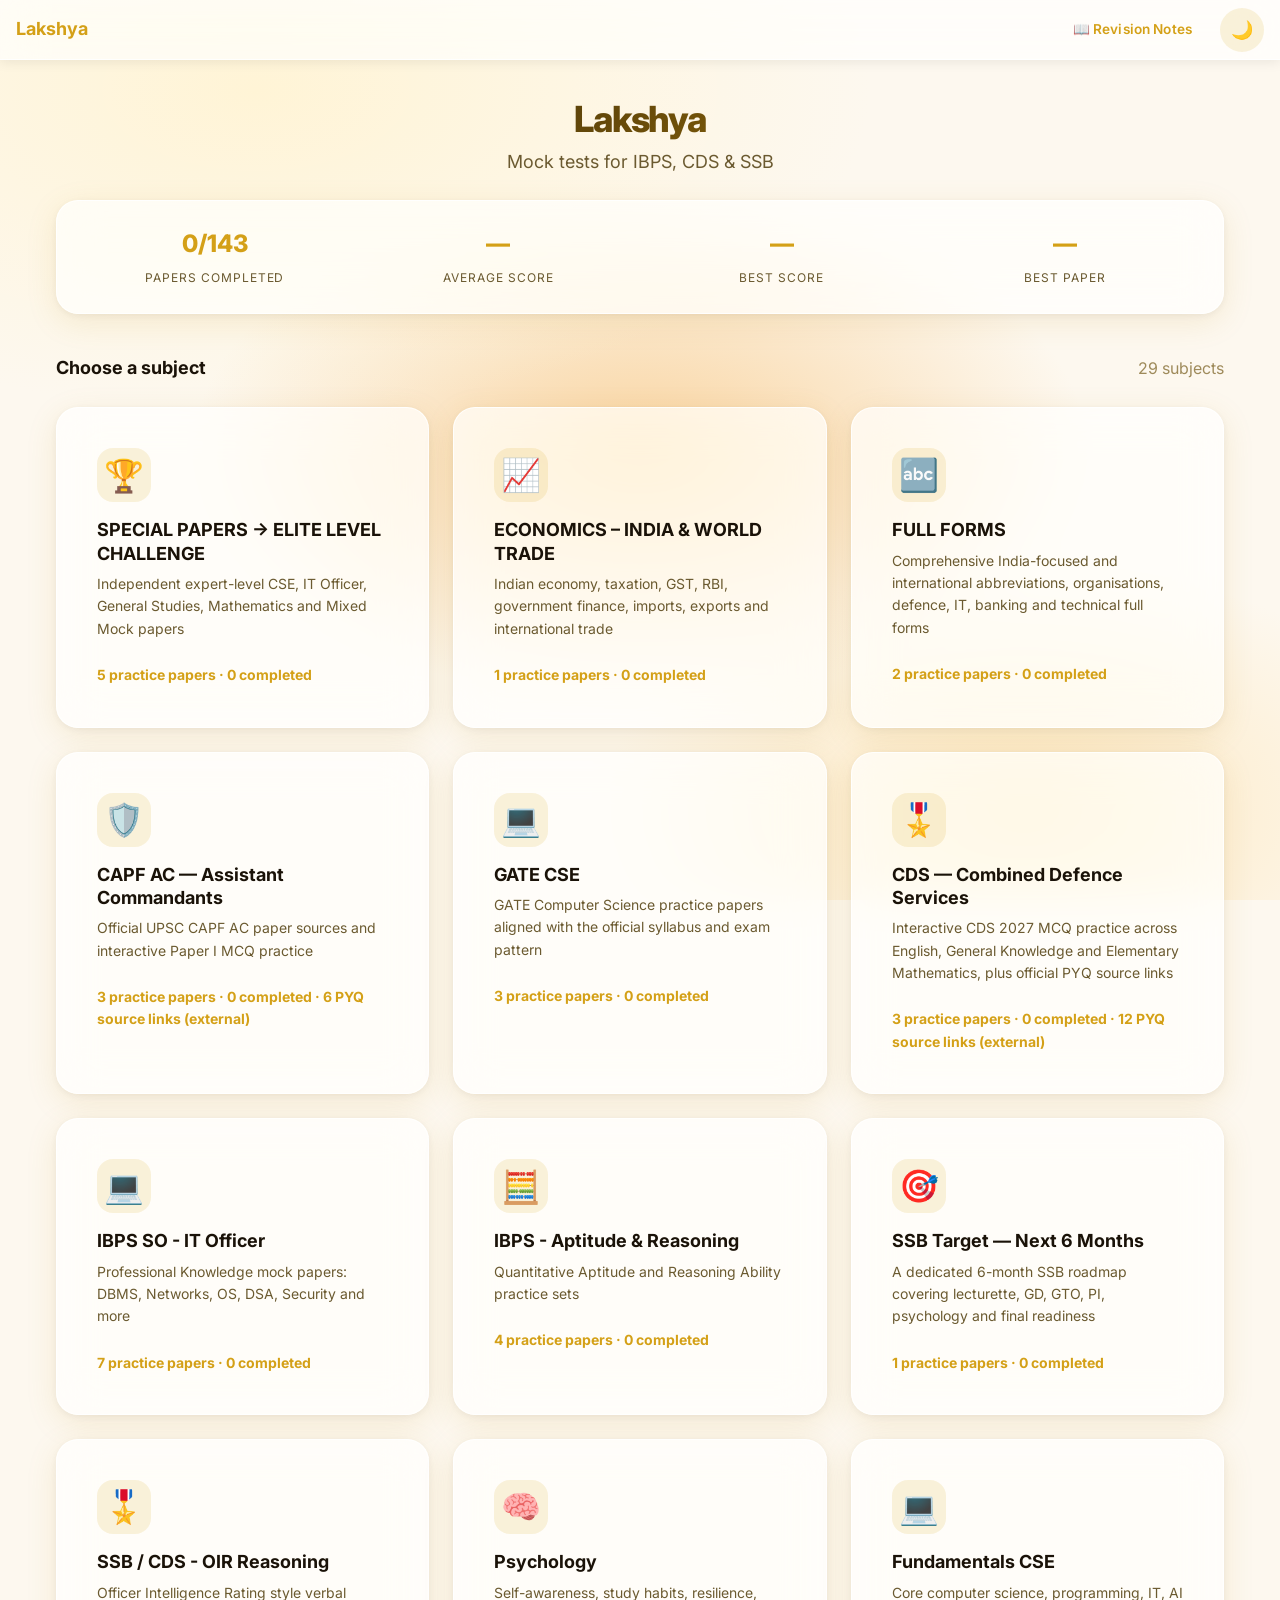
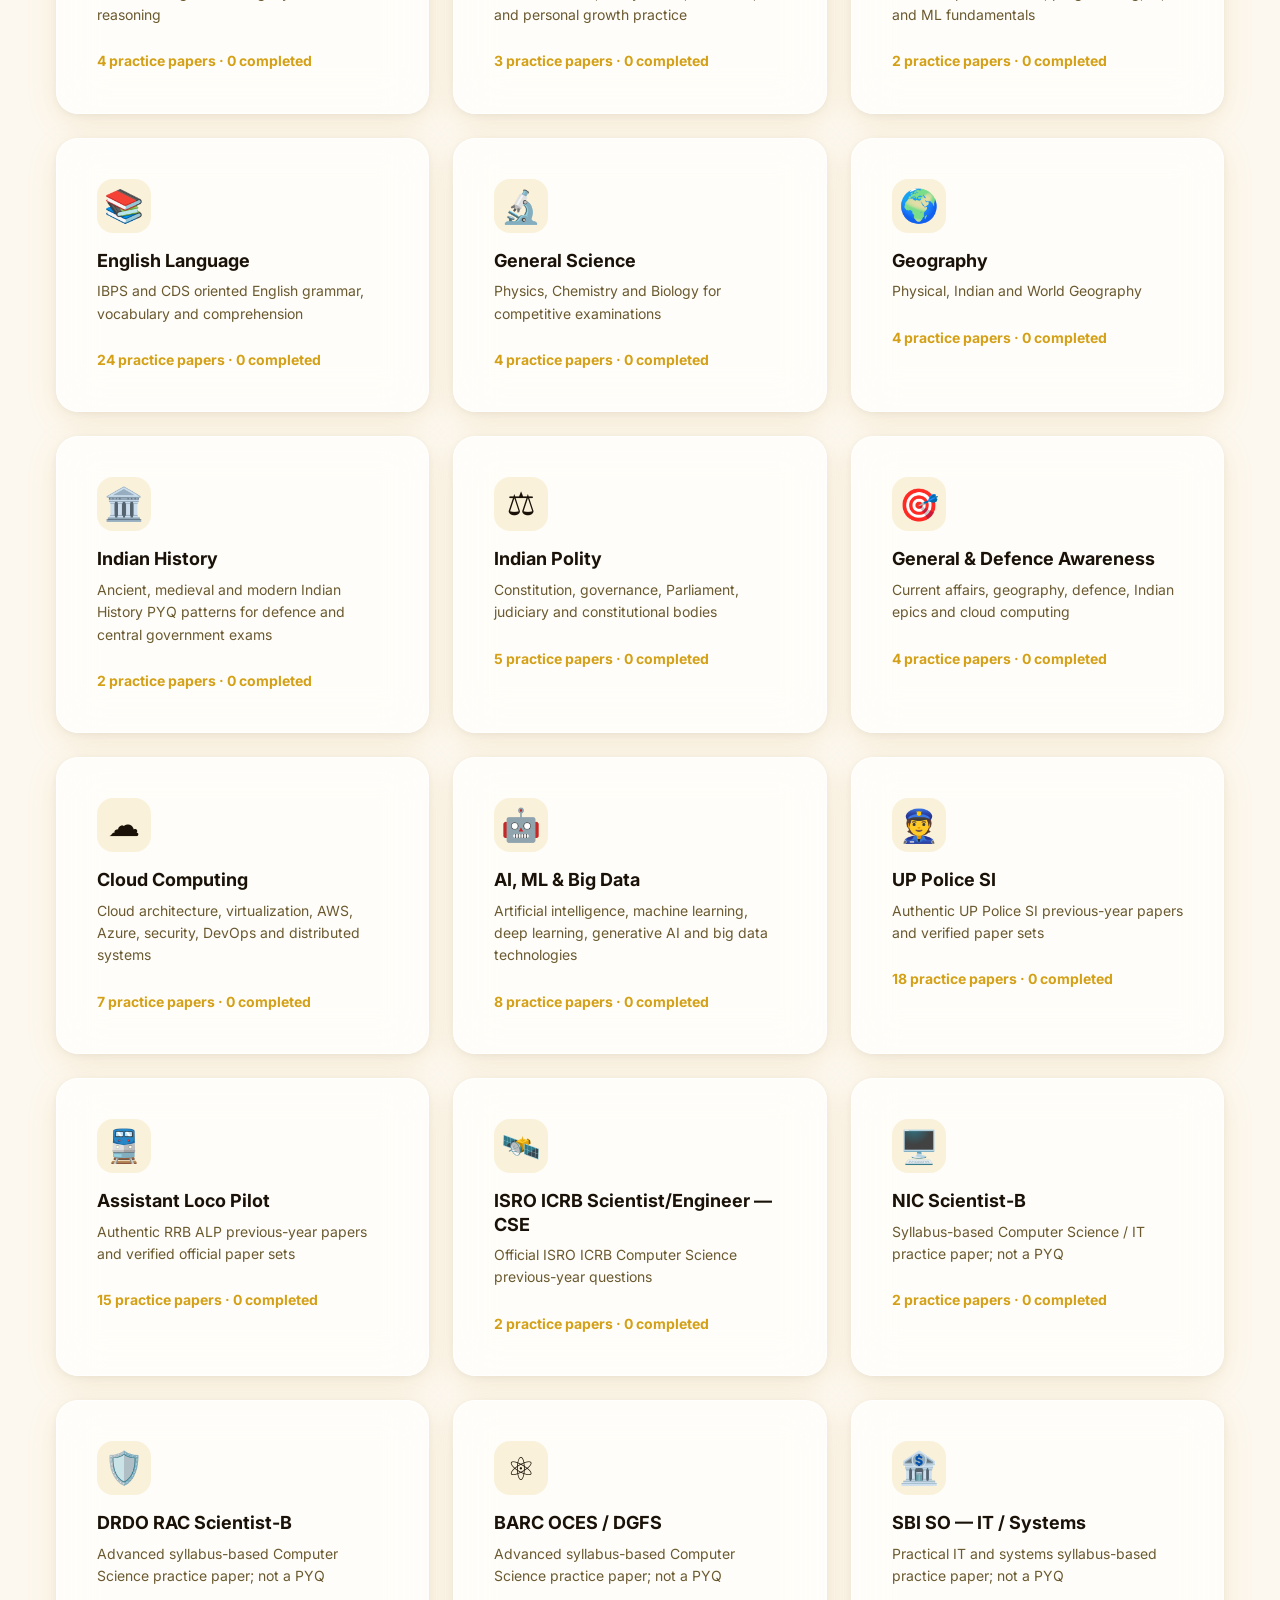
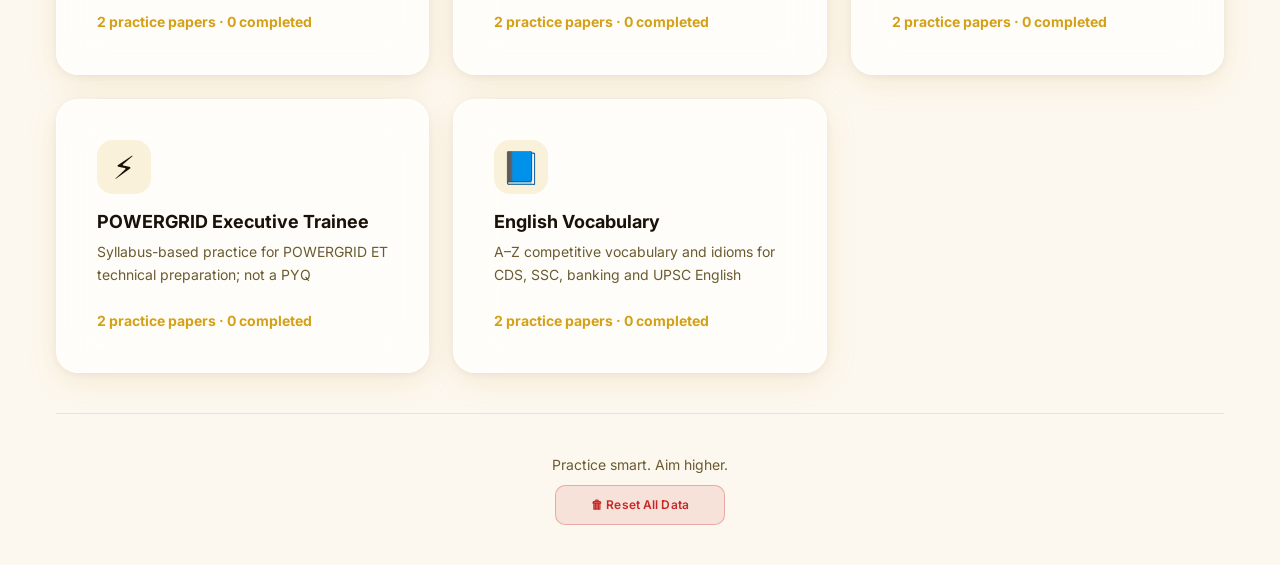
<file: index.html>
<!DOCTYPE html>
<html lang="en" data-theme="light">
<head>
  <meta charset="UTF-8">
  <meta name="viewport" content="width=device-width, initial-scale=1, viewport-fit=cover">
  <meta name="description" content="MCQ exam practice">
  <title>Practice Tests</title>
  <link rel="preconnect" href="https://fonts.googleapis.com">
  <link rel="preconnect" href="https://fonts.gstatic.com" crossorigin>
  <link href="https://fonts.googleapis.com/css2?family=Inter:wght@400;500;600;700;800;900&display=swap" rel="stylesheet">
  <link rel="stylesheet" href="css/style.css?v=20261115-dark-colors">
</head>
<body data-page-title="Practice Tests">

  <!-- Top Navigation -->
  <header class="topbar" role="banner">
    <a href="index.html" class="topbar-brand" aria-label="Home">
      <span data-site-name>Loading…</span>
    </a>
    <div class="topbar-actions">
      <a href="revision.html" id="revision-link" class="btn btn-outline" style="font-size:0.85rem; padding:6px 12px; margin-right:8px; text-decoration:none; display:inline-flex; align-items:center; gap:4px;">📖 Revision Notes</a>
      <button class="theme-toggle" id="theme-toggle" aria-label="Toggle dark mode" title="Toggle dark/light mode">🌙</button>
    </div>
  </header>

  <!-- Hero -->
  <div class="container">
    <section class="home-hero" aria-labelledby="hero-title">
      <h1 id="hero-title" data-site-name>Loading…</h1>
      <p data-site-tagline>Loading…</p>
    </section>

    <!-- Dynamic content renders here -->
    <main id="app" role="main" aria-live="polite">
      <!-- home.js renders here -->
    </main>
  </div>

  <!-- Toast container (injected by App) -->

  <script src="js/app.js?v=20261106-reset"></script>
  <script src="js/home.js?v=20261106-reset"></script>
</body>
</html>
</file>
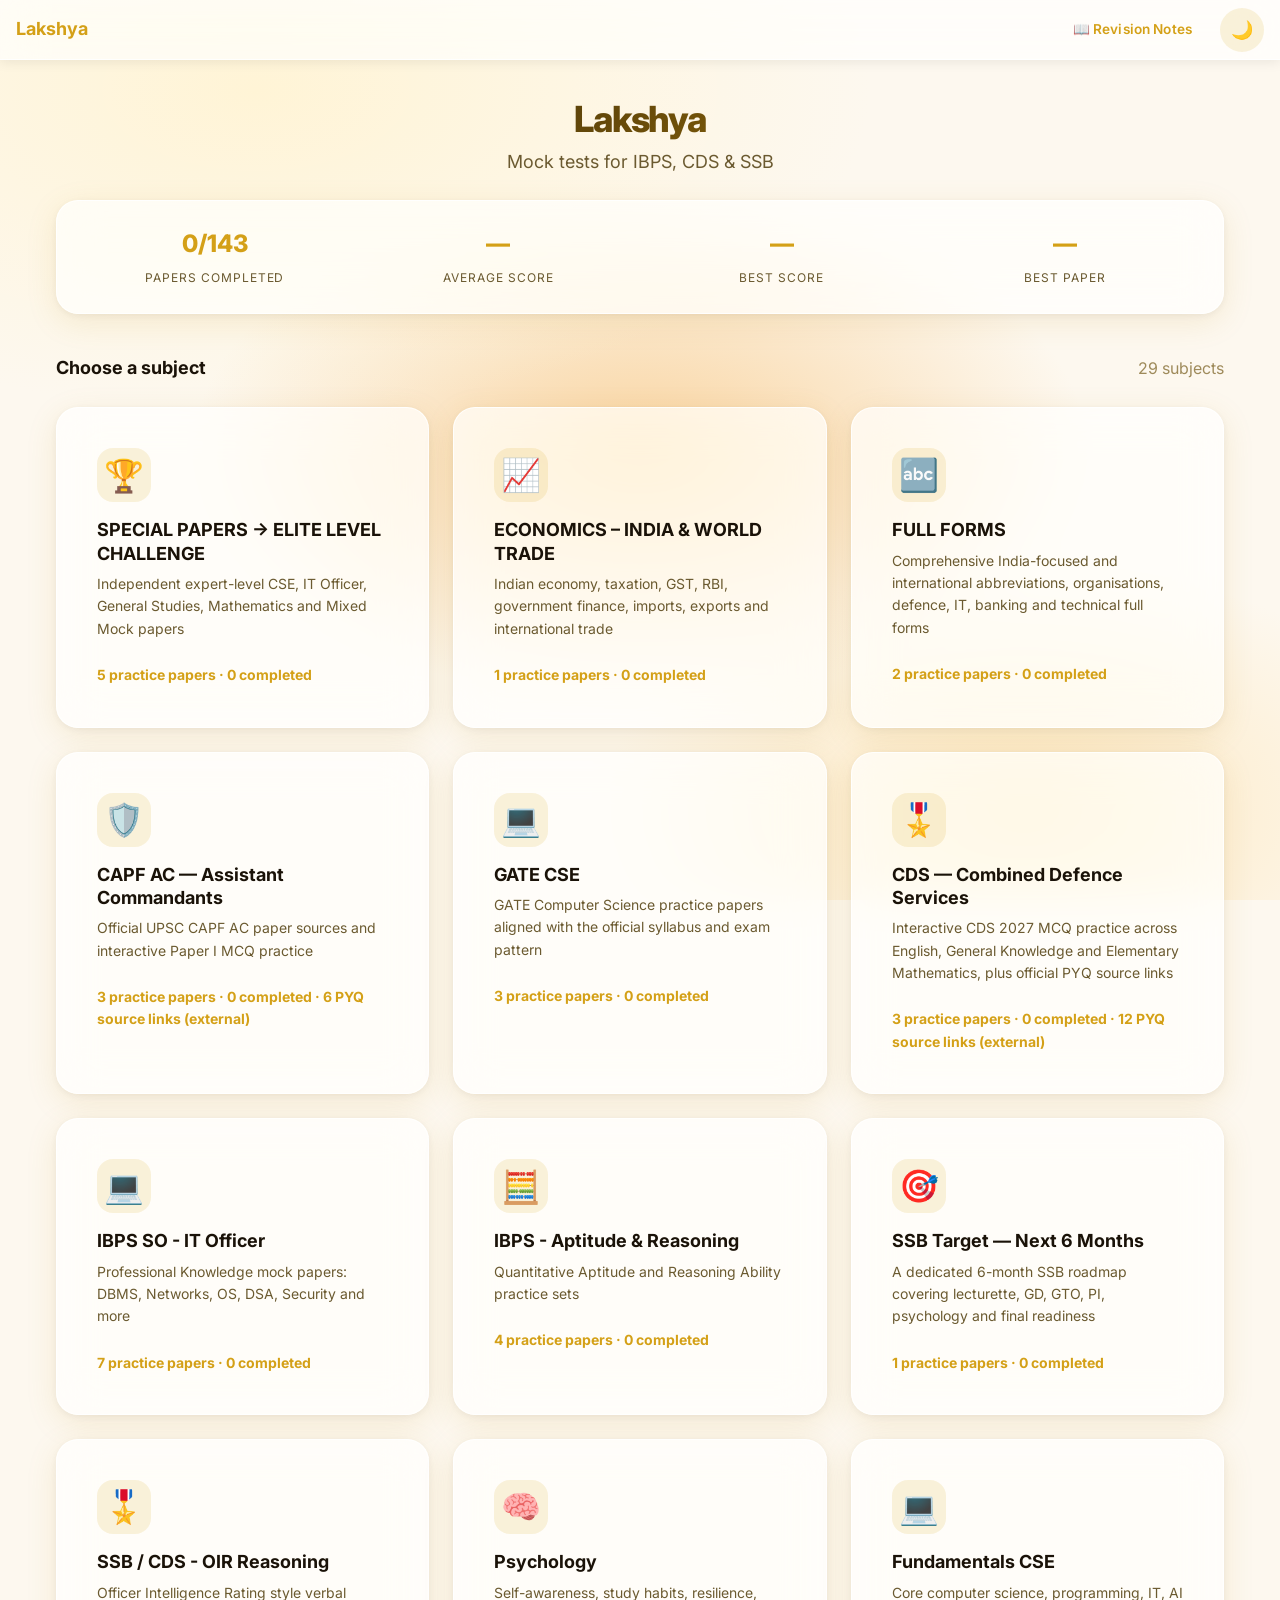
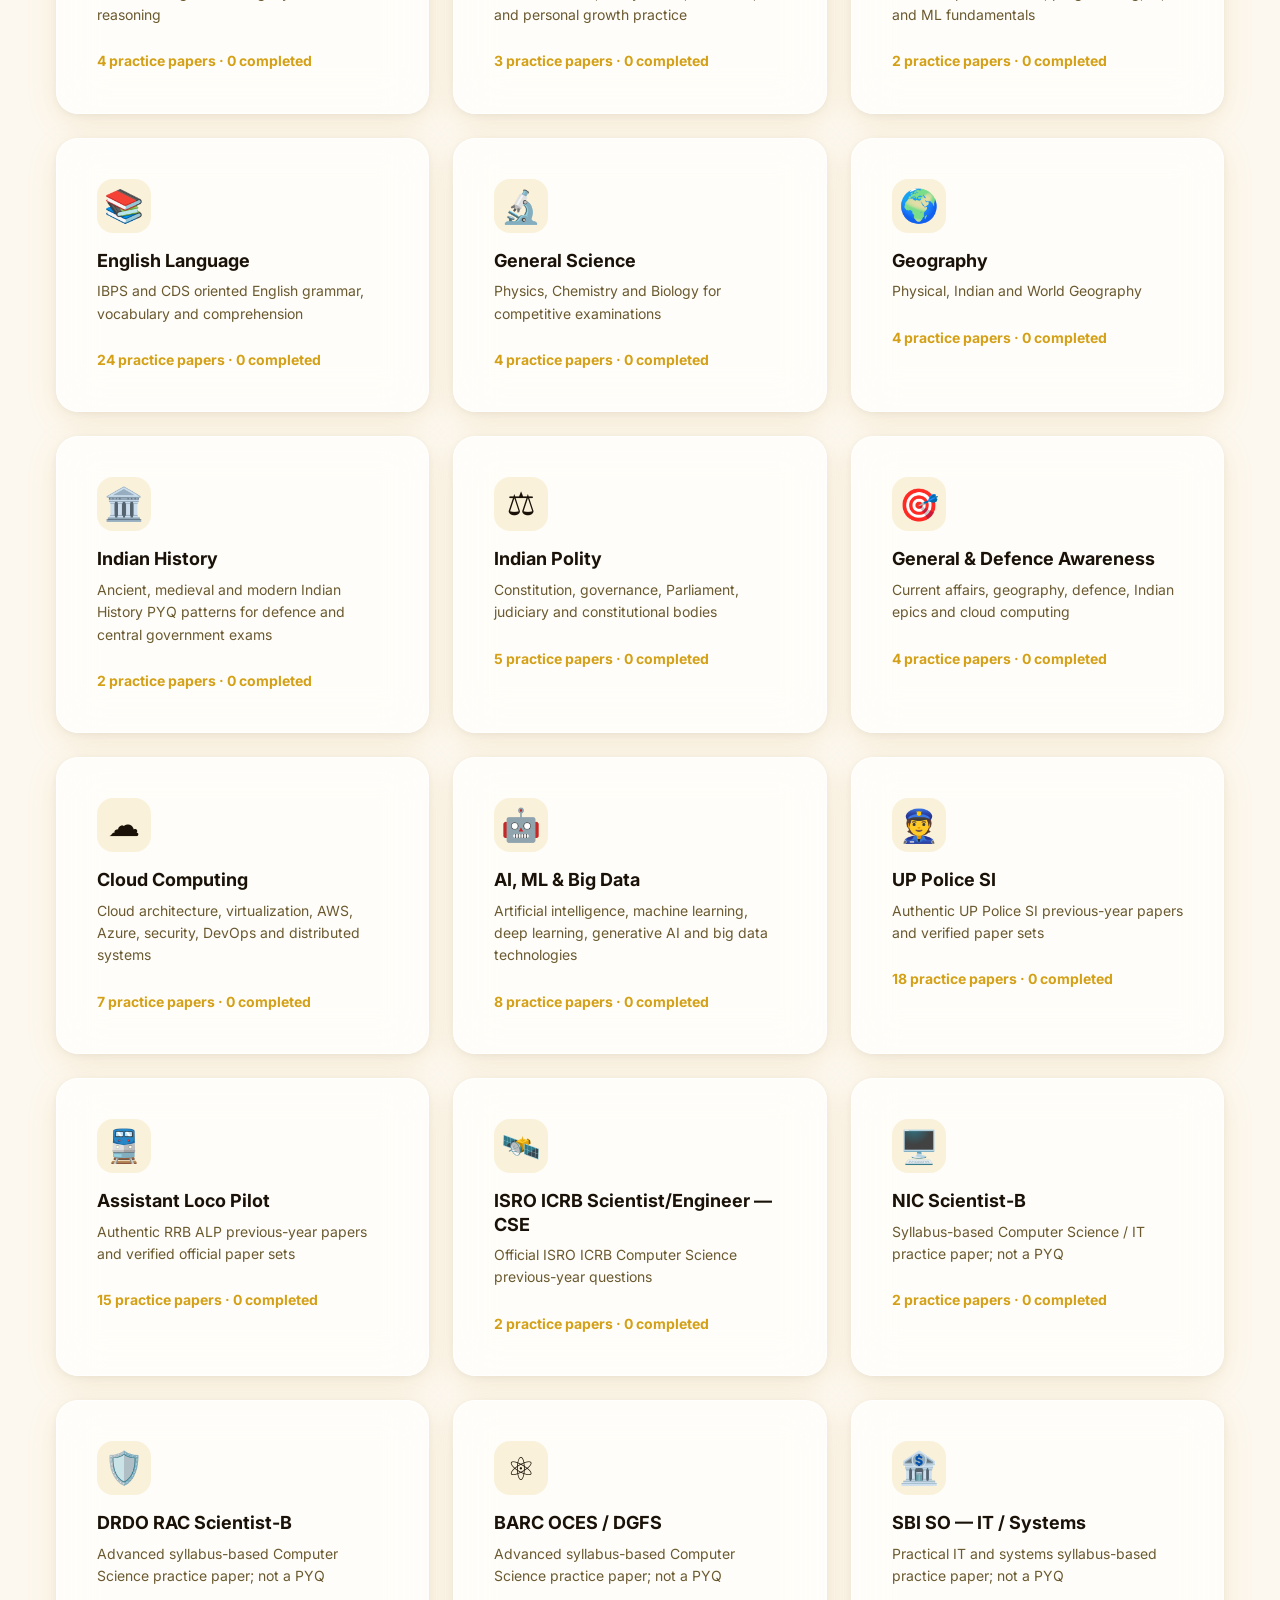
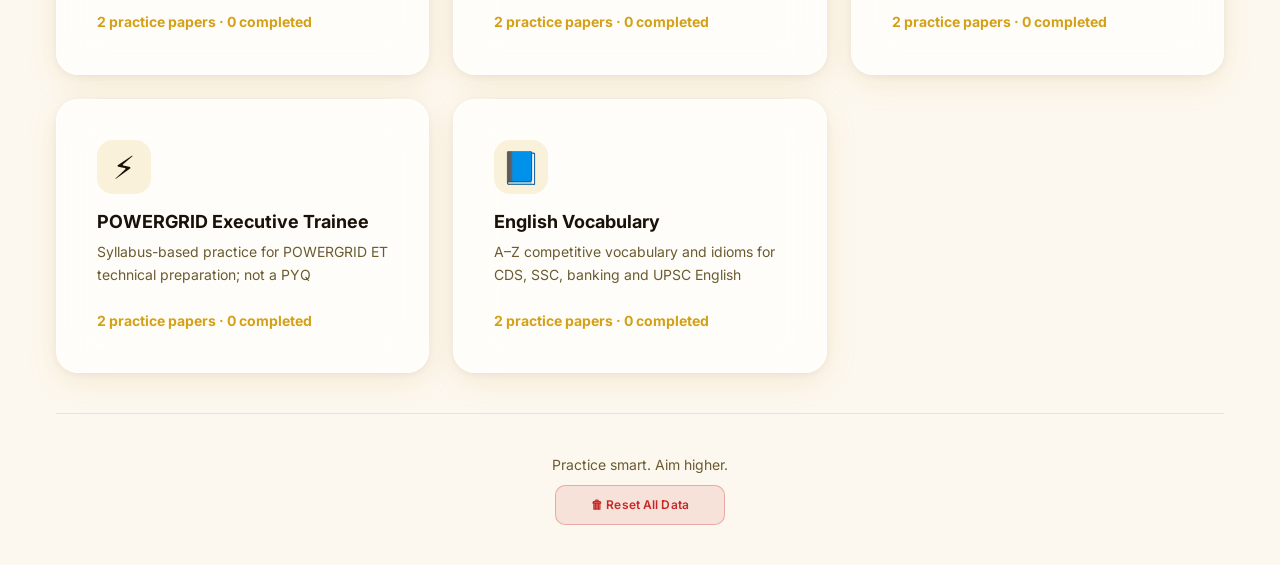
<file: result.html>
<!DOCTYPE html>
<html lang="en" data-theme="light">
<head>
  <meta charset="UTF-8">
  <meta name="viewport" content="width=device-width, initial-scale=1, viewport-fit=cover">
  <meta name="description" content="Result analysis">
  <title>Result</title>
  <link rel="preconnect" href="https://fonts.googleapis.com">
  <link rel="preconnect" href="https://fonts.gstatic.com" crossorigin>
  <link href="https://fonts.googleapis.com/css2?family=Inter:wght@400;500;600;700;800;900&display=swap" rel="stylesheet">
  <link rel="stylesheet" href="css/style.css?v=20261115-dark-colors">
</head>
<body data-page-title="Result">

  <!-- Top Navigation -->
  <header class="topbar" role="banner">
    <a href="index.html" class="topbar-brand" aria-label="Home">
      <span data-site-name>Loading…</span>
    </a>
    <div class="topbar-actions">
      <div class="language-mode-control">
        <label for="language-mode">Language</label>
        <select id="language-mode" class="language-mode-select">
          <option value="hi">हिंदी</option>
          <option value="en">English</option>
          <option value="both">हिंदी + English</option>
        </select>
      </div>
      <button class="theme-toggle" id="theme-toggle" aria-label="Toggle dark mode">🌙</button>
    </div>
  </header>

  <div class="container result-page">
    <main id="result-root" role="main" aria-live="polite">
      <!-- result.js renders here -->
    </main>
  </div>
  <footer class="page-footer" data-site-footer>Loading…</footer>

  <script src="js/app.js"></script>
  <script src="js/result.js"></script>
</body>
</html>
</file>
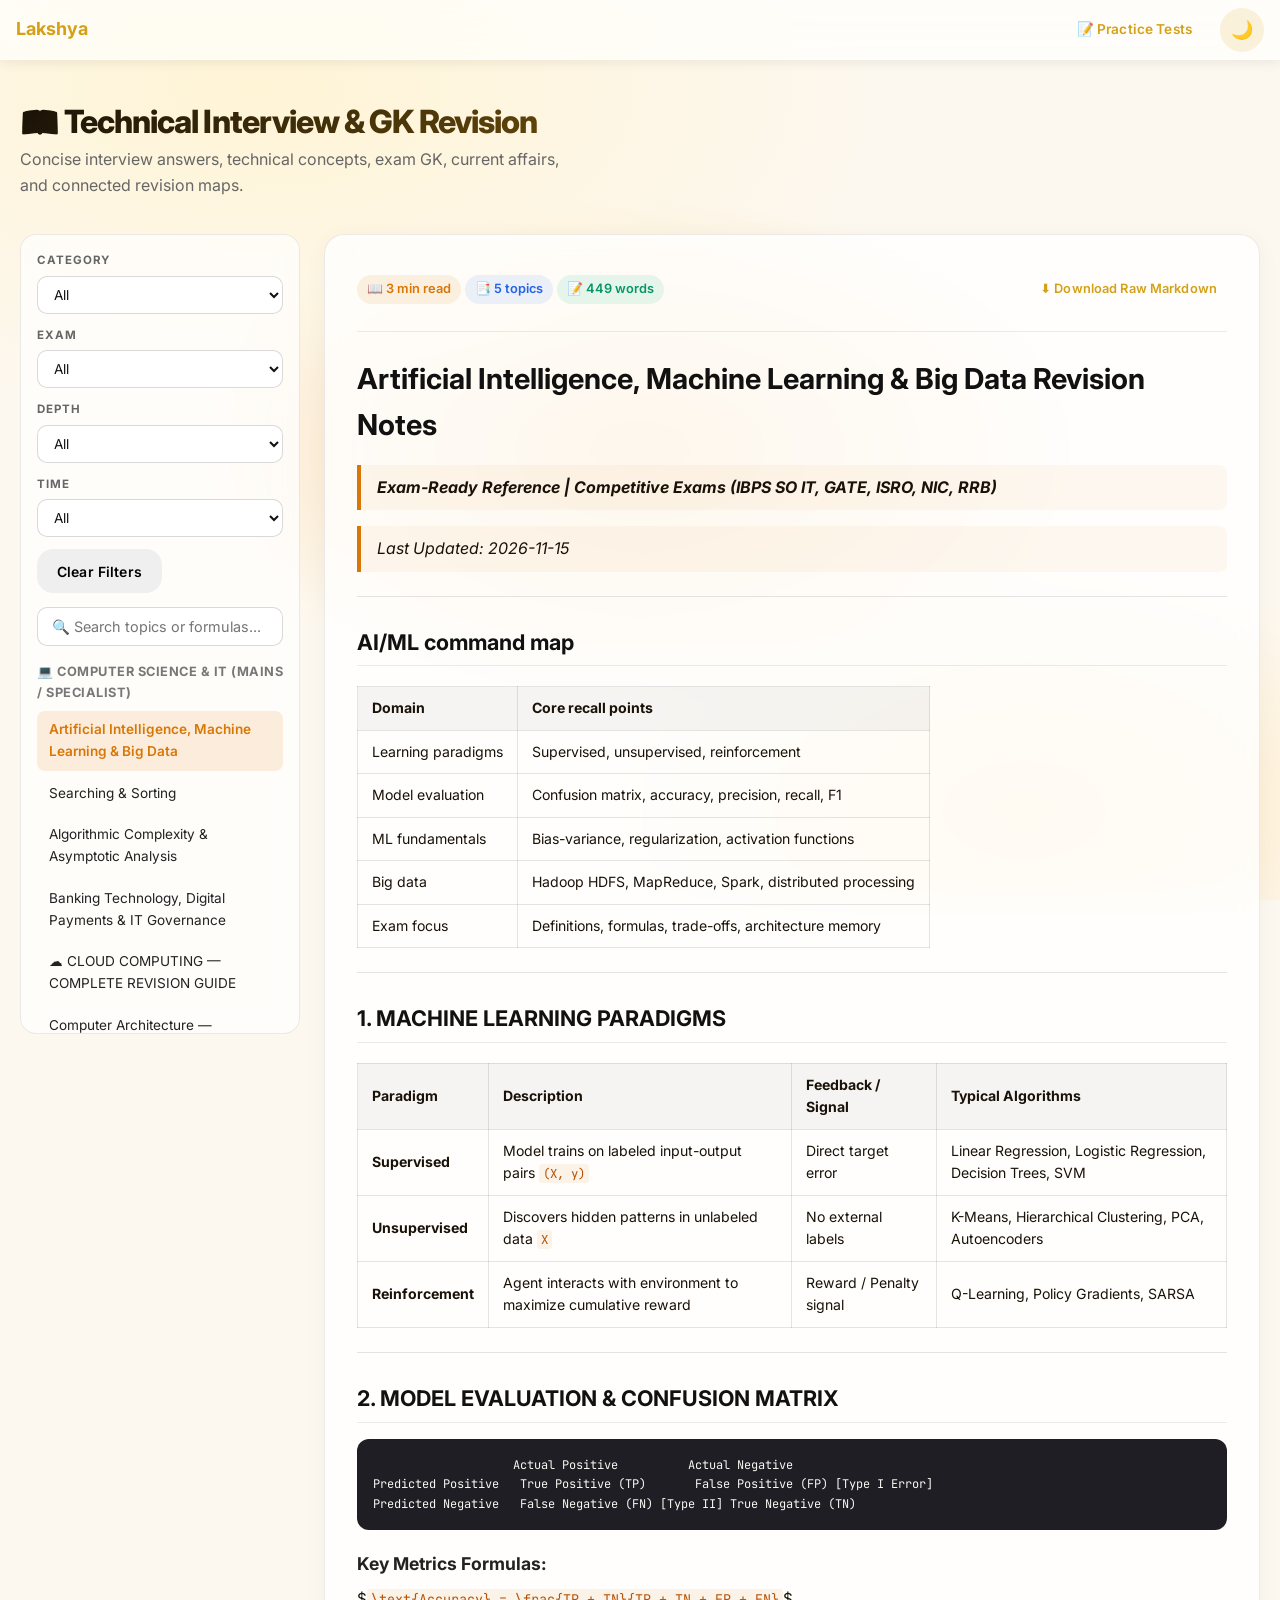
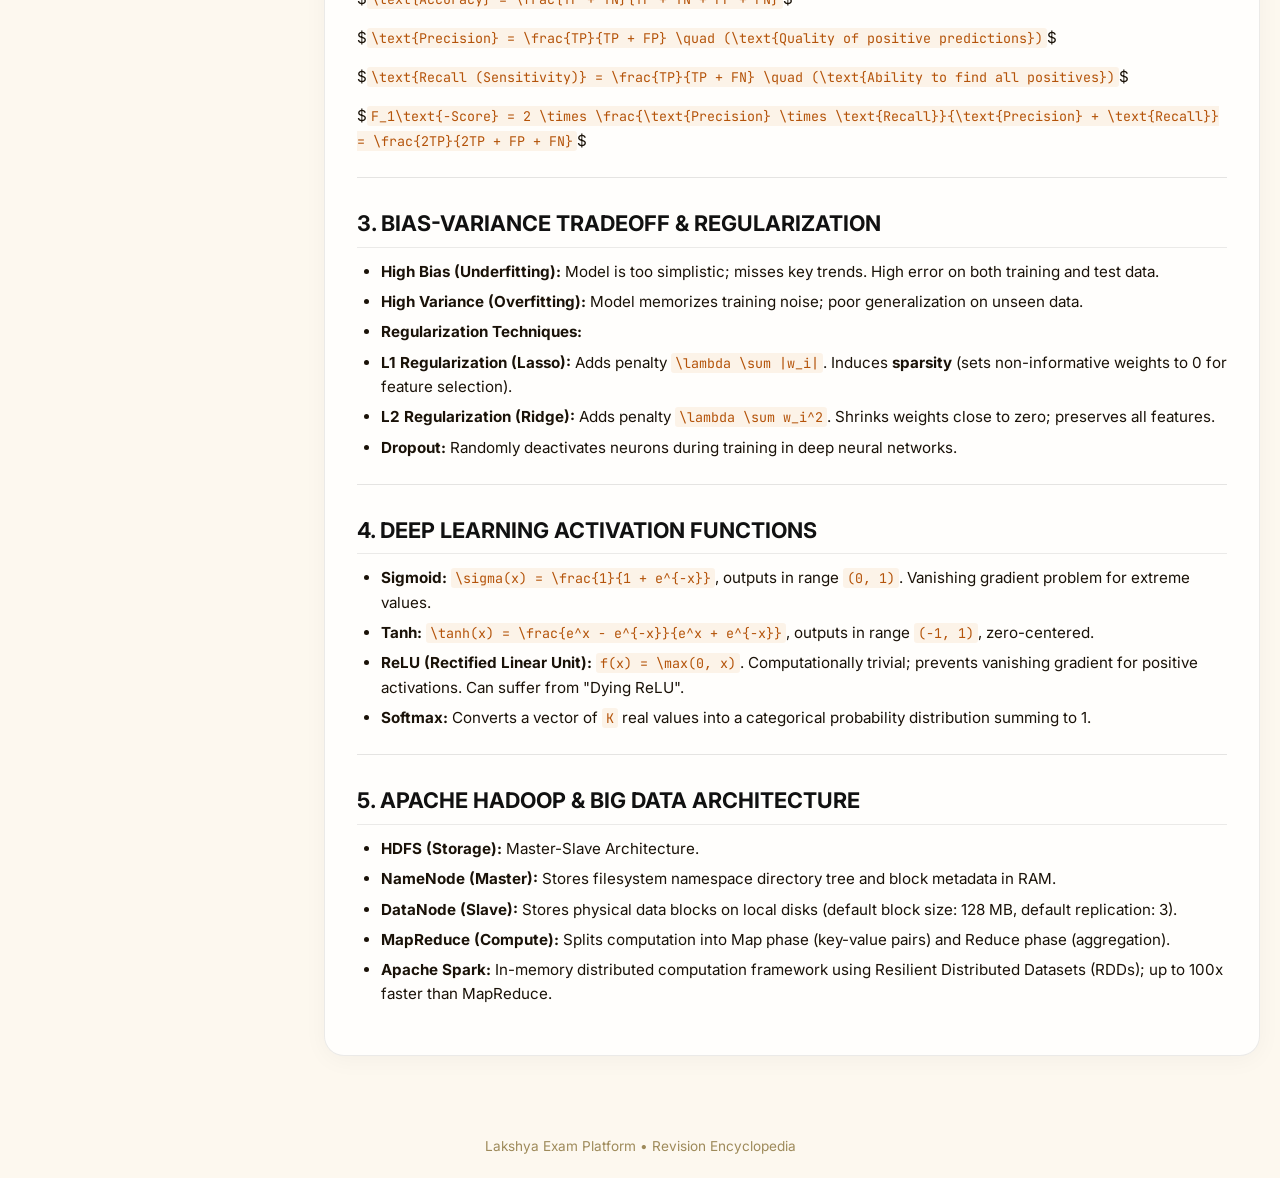
<file: revision.html>
<!DOCTYPE html>
<html lang="en" data-theme="light">
<head>
  <meta charset="UTF-8">
  <meta name="viewport" content="width=device-width, initial-scale=1, viewport-fit=cover">
  <meta name="description" content="Exam Revision Notes & Formula Sheets">
  <title>Revision Notes — Lakshya</title>
  <link rel="preconnect" href="https://fonts.googleapis.com">
  <link rel="preconnect" href="https://fonts.gstatic.com" crossorigin>
  <link href="https://fonts.googleapis.com/css2?family=Inter:wght@400;500;600;700;800;900&family=JetBrains+Mono:wght@400;500;600&display=swap" rel="stylesheet">
  <link rel="stylesheet" href="css/style.css?v=20261115-dark-colors">
</head>
<body data-page-title="Revision Materials">

  <!-- Top Navigation -->
  <header class="topbar" role="banner">
    <a href="index.html" class="topbar-brand" aria-label="Home">
      <span data-site-name>Lakshya</span>
    </a>
    <div class="topbar-actions">
      <a href="index.html" class="btn btn-outline" style="font-size:0.85rem; padding:6px 12px; margin-right:8px; text-decoration:none;">📝 Practice Tests</a>
      <button class="theme-toggle" id="theme-toggle" aria-label="Toggle dark mode" title="Toggle dark/light mode">🌙</button>
    </div>
  </header>

  <!-- Container -->
  <div class="container" style="max-width: 1280px; margin: 0 auto; padding: 20px;">
    
    <!-- Hero Header -->
    <section class="home-hero" style="text-align: left; padding: 24px 0 12px 0;">
      <h1 style="font-size: 2rem; margin-bottom: 8px;">📖 Technical Interview & GK Revision</h1>
      <p class="revision-intro">
        Concise interview answers, technical concepts, exam GK, current affairs, and connected revision maps.
      </p>
    </section>

    <!-- Main Revision Layout -->
    <div class="revision-layout">
      <!-- Left Sidebar: Modules & Search -->
      <aside class="revision-sidebar" aria-label="Revision Topics">
        <div class="filter-group">
          <label class="filter-label" for="filter-category">Category</label>
          <select id="filter-category" class="filter-select">
            <option value="All">All</option>
            <option value="Backend">Backend</option>
            <option value="Cyber Security">Cyber Security</option>
            <option value="LLD">LLD / Low Level Design</option>
            <option value="AI & Agentic AI">AI & Agentic AI</option>
            <option value="DevOps">DevOps</option>
            <option value="System Design">System Design</option>
            <option value="DSA">DSA</option>
            <option value="CS Fundamentals">CS Fundamentals</option>
            <option value="Databases">Databases</option>
            <option value="Python Backend">Python / Backend Advanced</option>
            <option value="Database Advanced">Database Advanced</option>
            <option value="AWS & Cloud">AWS / Cloud</option>
            <option value="SRE">DevOps Advanced / SRE</option>
            <option value="Advanced System Design">Advanced System Design</option>
            <option value="AI LLM Advanced">AI / LLM Advanced</option>
            <option value="Interview Preparation">Interview Preparation</option>
            <option value="India">India</option>
            <option value="Defence">Defence</option>
            <option value="Army">Army</option>
            <option value="Navy">Navy</option>
            <option value="Air Force">Air Force</option>
            <option value="Special Forces">Special Forces</option>
            <option value="Intelligence">Intelligence</option>
            <option value="Police">Police</option>
            <option value="CAPF">CAPF</option>
            <option value="UP">UP</option>
            <option value="Gorakhpur">Gorakhpur</option>
            <option value="Technology">Technology</option>
            <option value="Cyber">Cyber</option>
            <option value="Space">Space</option>
            <option value="Nuclear">Nuclear</option>
            <option value="IR">IR</option>
            <option value="Neighbours">Neighbours</option>
            <option value="Wars">Wars</option>
            <option value="Global Hotspots">Global Hotspots</option>
            <option value="Current Affairs">Current Affairs</option>
          </select>
        </div>

        <div class="filter-group">
          <label class="filter-label" for="filter-exam">Exam</label>
          <select id="filter-exam" class="filter-select">
            <option value="All">All</option>
            <option value="CDS">CDS</option>
            <option value="AFCAT">AFCAT</option>
            <option value="CAPF">CAPF</option>
            <option value="SSB">SSB</option>
            <option value="UP SI">UP SI</option>
            <option value="IBPS">IBPS</option>
            <option value="SBI SO">SBI SO</option>
            <option value="General Government Exams">General Government Exams</option>
          </select>
        </div>

        <div class="filter-group">
          <label class="filter-label" for="filter-depth">Depth</label>
          <select id="filter-depth" class="filter-select">
            <option value="All">All</option>
            <option value="Quick">Quick</option>
            <option value="Standard">Standard</option>
            <option value="Deep">Deep</option>
          </select>
        </div>

        <div class="filter-group">
          <label class="filter-label" for="filter-time">Time</label>
          <select id="filter-time" class="filter-select">
            <option value="All">All</option>
            <option value="10 sec">10 sec</option>
            <option value="1 min">1 min</option>
            <option value="5 min">5 min</option>
            <option value="Deep Revision">Deep Revision</option>
          </select>
        </div>

        <div class="filter-actions">
          <button id="clear-filters" class="btn btn-outline" type="button">Clear Filters</button>
        </div>

        <input type="text" id="revision-search" class="revision-search" placeholder="🔍 Search topics or formulas..." autocomplete="off">
        <div id="sidebar-categories">
          <!-- Populated by js/revision.js -->
          <div style="text-align:center; padding: 20px; color: var(--text-muted);">Loading topics…</div>
        </div>
      </aside>

      <!-- Right Main Content: Rendered Module -->
      <main class="revision-content" id="revision-main" role="main" aria-live="polite">
        <div id="content-container">
          <!-- Populated by js/revision.js -->
        </div>
      </main>
    </div>

  </div>

  <footer class="page-footer" data-site-footer style="margin-top: 40px; text-align: center; padding: 20px; font-size: 0.85rem; color: var(--text-muted);">
    Lakshya Exam Platform • Revision Encyclopedia
  </footer>

  <script src="js/app.js?v=20261106-reset"></script>
  <script src="js/revision.js?v=20261115-dark-colors"></script>
</body>
</html>
</file>
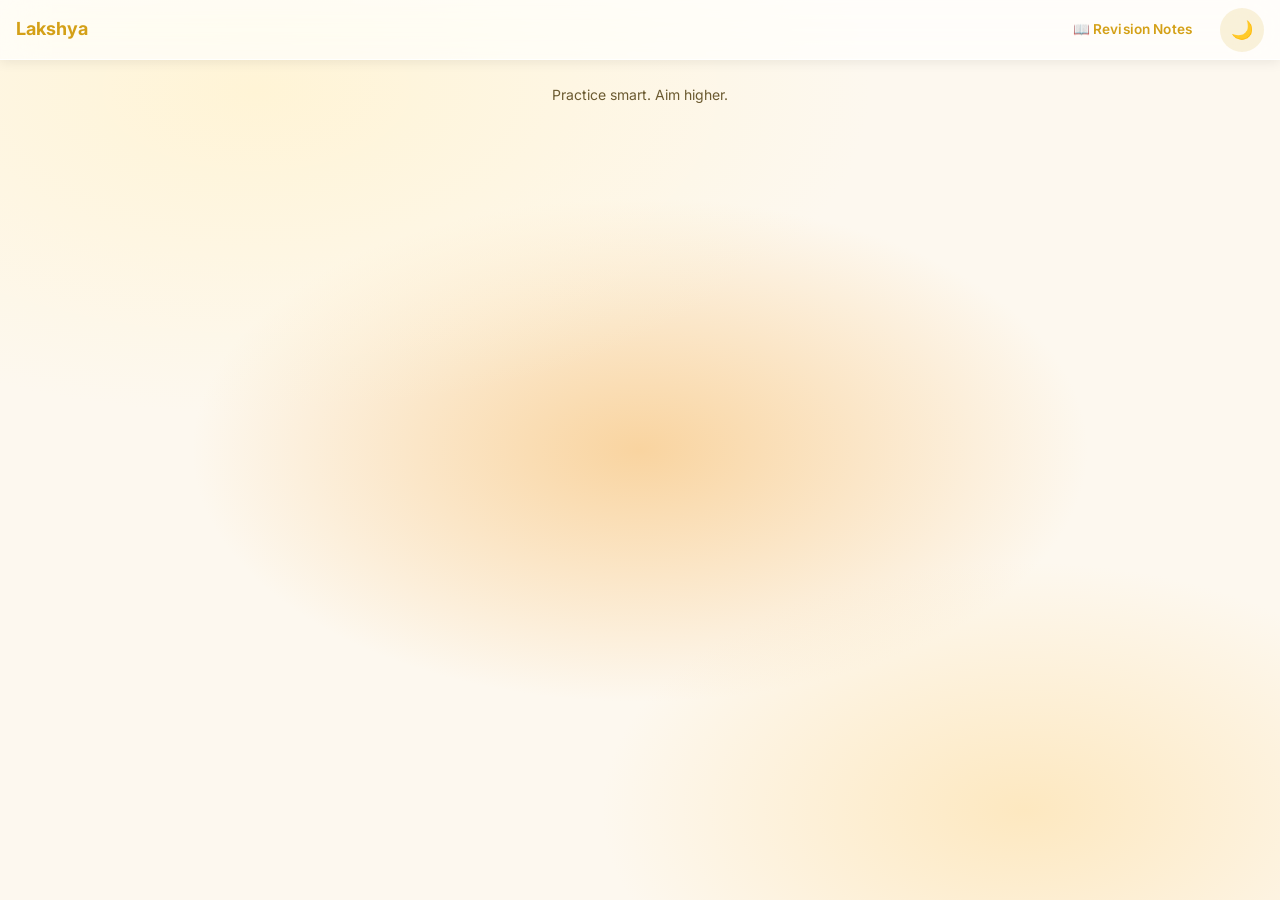
<file: ssb-target.html>
<!DOCTYPE html>
<html lang="en" data-theme="light">
<head>
  <meta charset="UTF-8">
  <meta name="viewport" content="width=device-width, initial-scale=1, viewport-fit=cover">
  <meta name="description" content="SSB Target — Next 6 Months roadmap">
  <title>SSB Target</title>
  <link rel="preconnect" href="https://fonts.googleapis.com">
  <link rel="preconnect" href="https://fonts.gstatic.com" crossorigin>
  <link href="https://fonts.googleapis.com/css2?family=Inter:wght@400;500;600;700;800;900&display=swap" rel="stylesheet">
  <link rel="stylesheet" href="css/style.css?v=20261115-dark-colors">
</head>
<body data-page-title="SSB Target">
  <header class="topbar" role="banner">
    <a href="index.html" class="topbar-brand" aria-label="Home"><span data-site-name>Loading…</span></a>
    <div class="topbar-actions">
      <a href="revision.html" id="revision-link" class="btn btn-outline" style="font-size:0.85rem; padding:6px 12px; margin-right:8px; text-decoration:none; display:inline-flex; align-items:center; gap:4px;">📖 Revision Notes</a>
      <button class="theme-toggle" id="theme-toggle" aria-label="Toggle dark mode">🌙</button>
    </div>
  </header>

  <main class="container">
    <div id="ssb-root" role="main" aria-live="polite"></div>
  </main>

  <footer class="page-footer" data-site-footer>Loading…</footer>

  <script src="js/app.js"></script>
  <script src="js/ssb-target.js"></script>
</body>
</html>
</file>
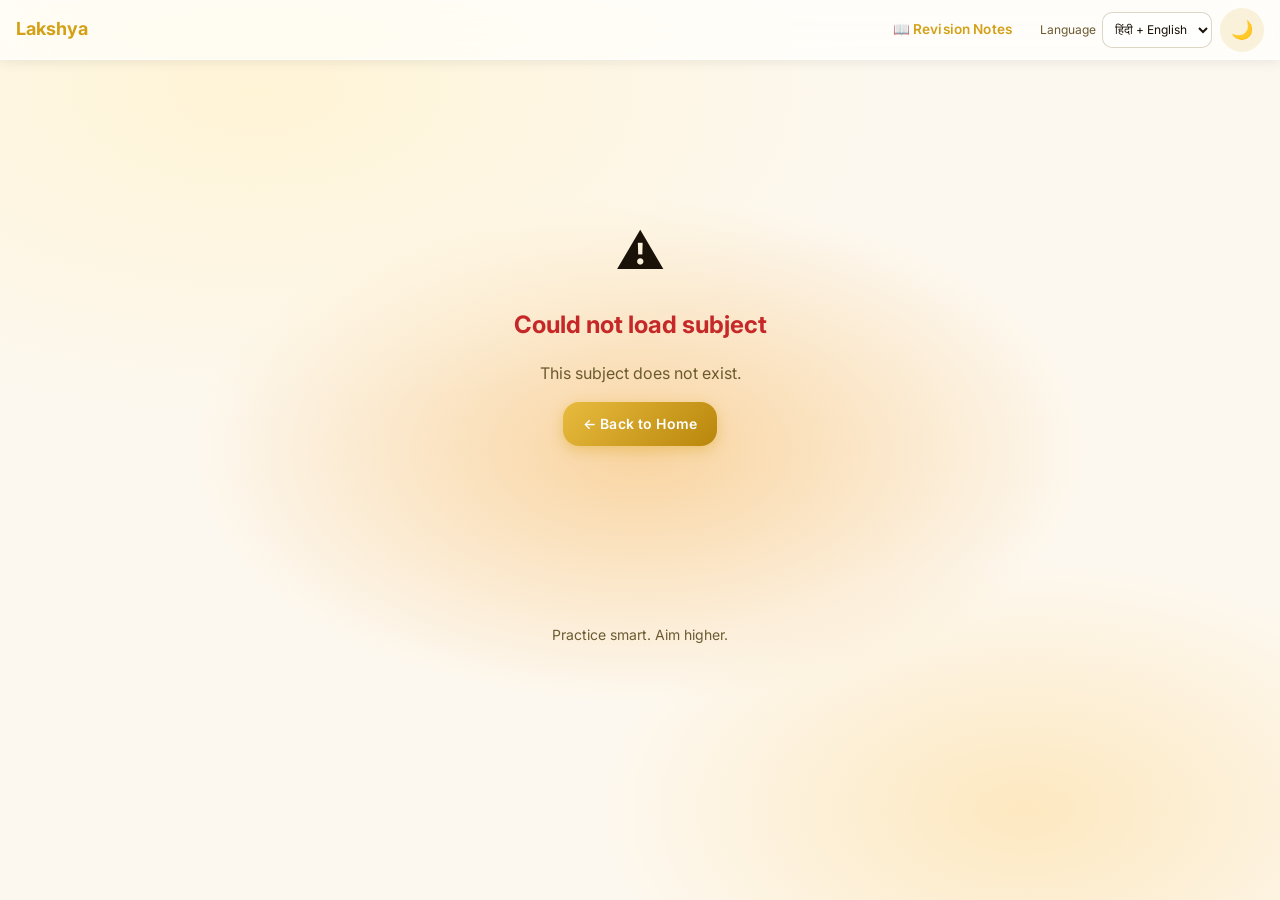
<file: subject.html>
<!DOCTYPE html>
<html lang="en" data-theme="light">
<head>
  <meta charset="UTF-8">
  <meta name="viewport" content="width=device-width, initial-scale=1, viewport-fit=cover">
  <meta name="description" content="Subject practice papers">
  <title>Subject</title>
  <link rel="preconnect" href="https://fonts.googleapis.com">
  <link rel="preconnect" href="https://fonts.gstatic.com" crossorigin>
  <link href="https://fonts.googleapis.com/css2?family=Inter:wght@400;500;600;700;800;900&display=swap" rel="stylesheet">
  <link rel="stylesheet" href="css/style.css?v=20261115-dark-colors">
</head>
<body data-page-title="Subject">
  <header class="topbar" role="banner">
    <a href="index.html" class="topbar-brand" aria-label="Home"><span data-site-name>Loading…</span></a>
    <div class="topbar-actions">
      <a href="revision.html" id="revision-link" class="btn btn-outline" style="font-size:0.85rem; padding:6px 12px; margin-right:8px; text-decoration:none; display:inline-flex; align-items:center; gap:4px;">📖 Revision Notes</a>
      <div class="language-mode-control">
        <label for="language-mode">Language</label>
        <select id="language-mode" class="language-mode-select">
          <option value="hi">हिंदी</option>
          <option value="en">English</option>
          <option value="both">हिंदी + English</option>
        </select>
      </div>
      <button class="theme-toggle" id="theme-toggle" aria-label="Toggle dark mode">🌙</button>
    </div>
  </header>
  <div class="container"><main id="subject-root" role="main" aria-live="polite"></main></div>
  <footer class="page-footer" data-site-footer>Loading…</footer>
  <script src="js/app.js?v=20261128-fullforms"></script>
  <script src="js/subject.js?v=20261128-fullforms"></script>
</body>
</html>
</file>
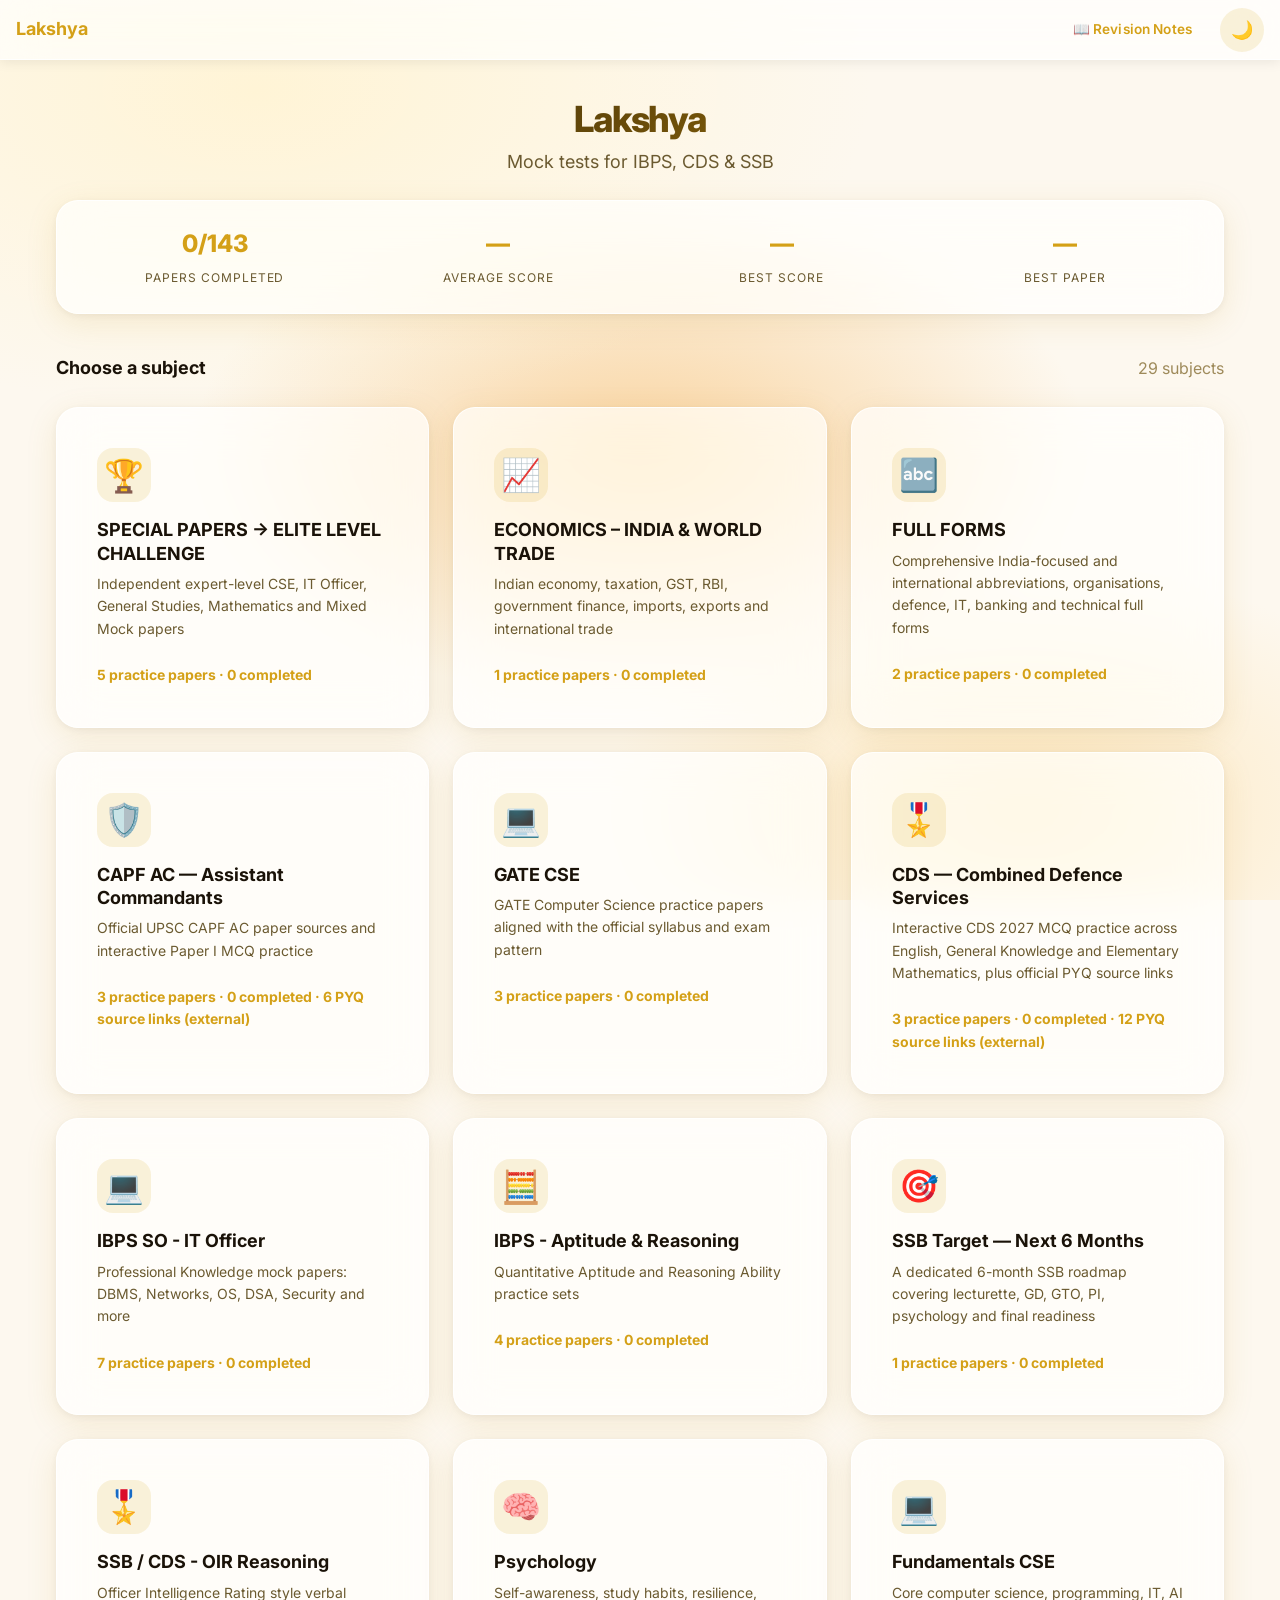
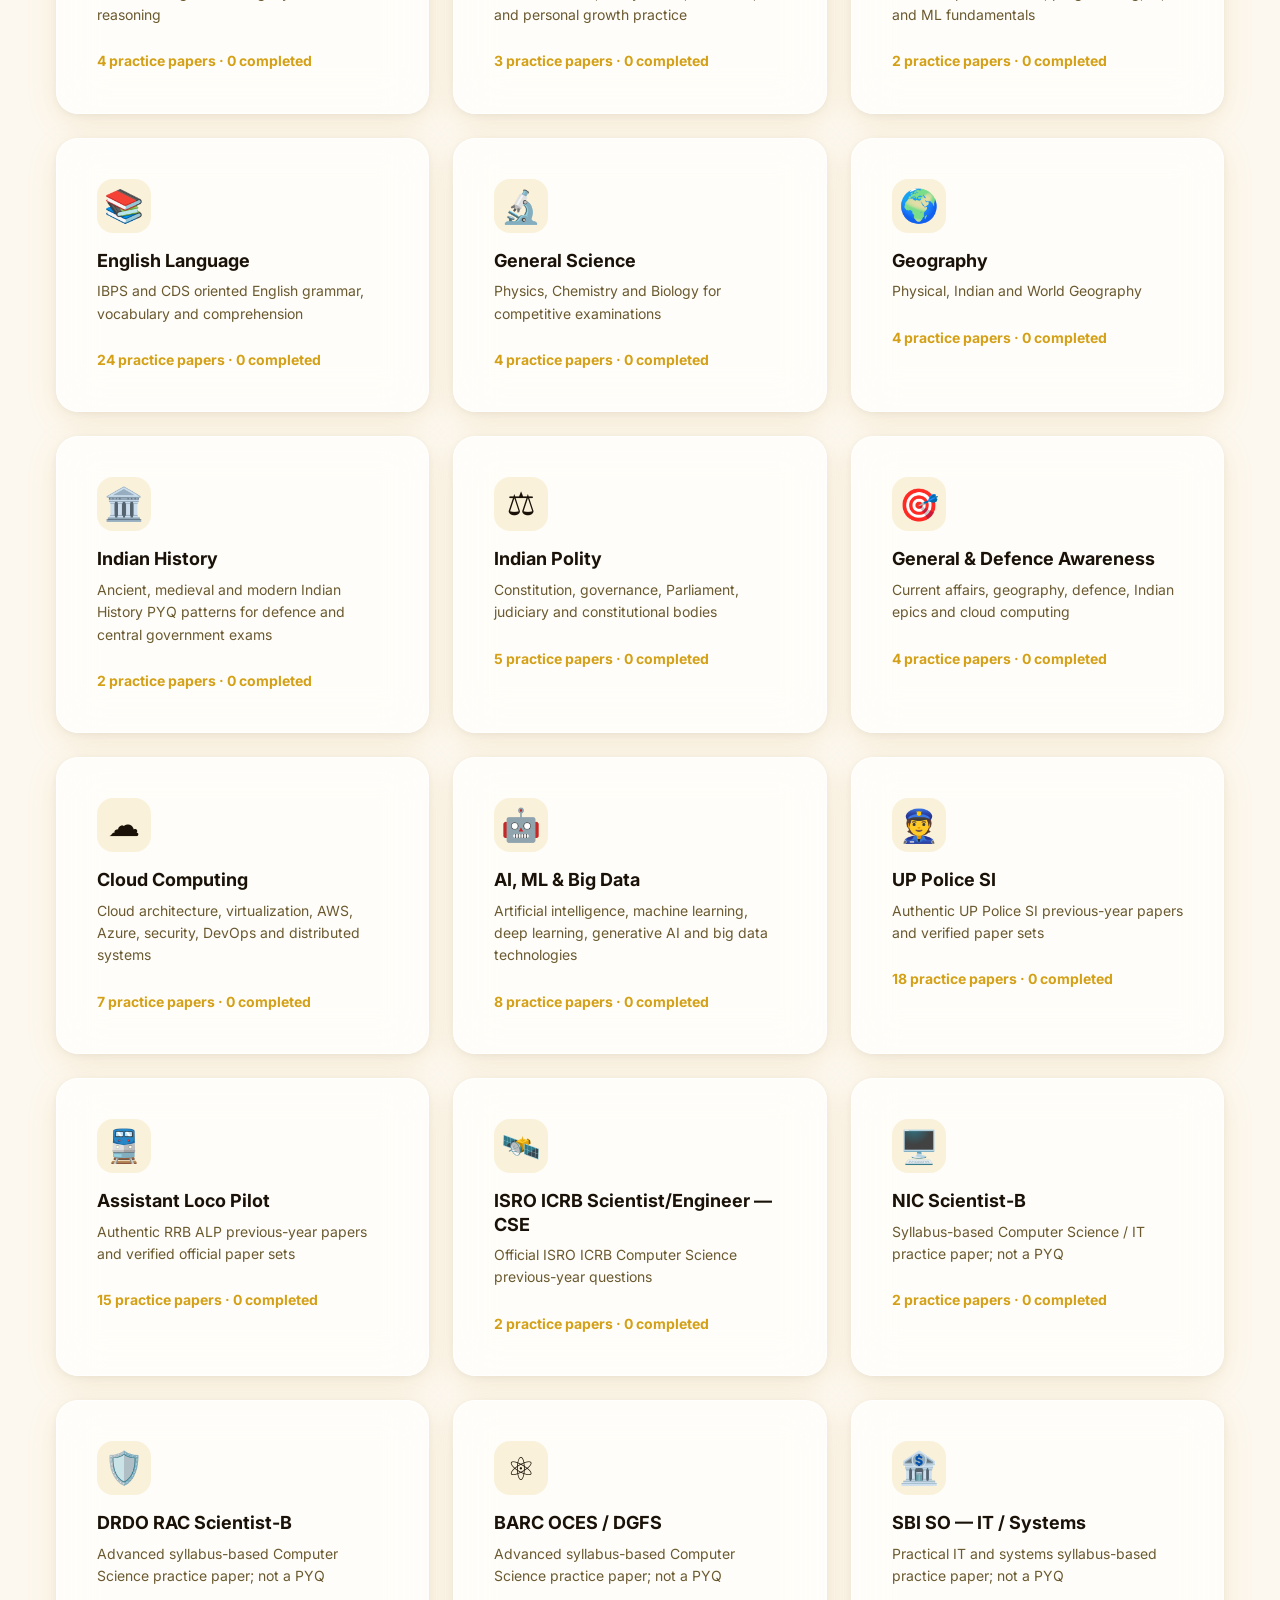
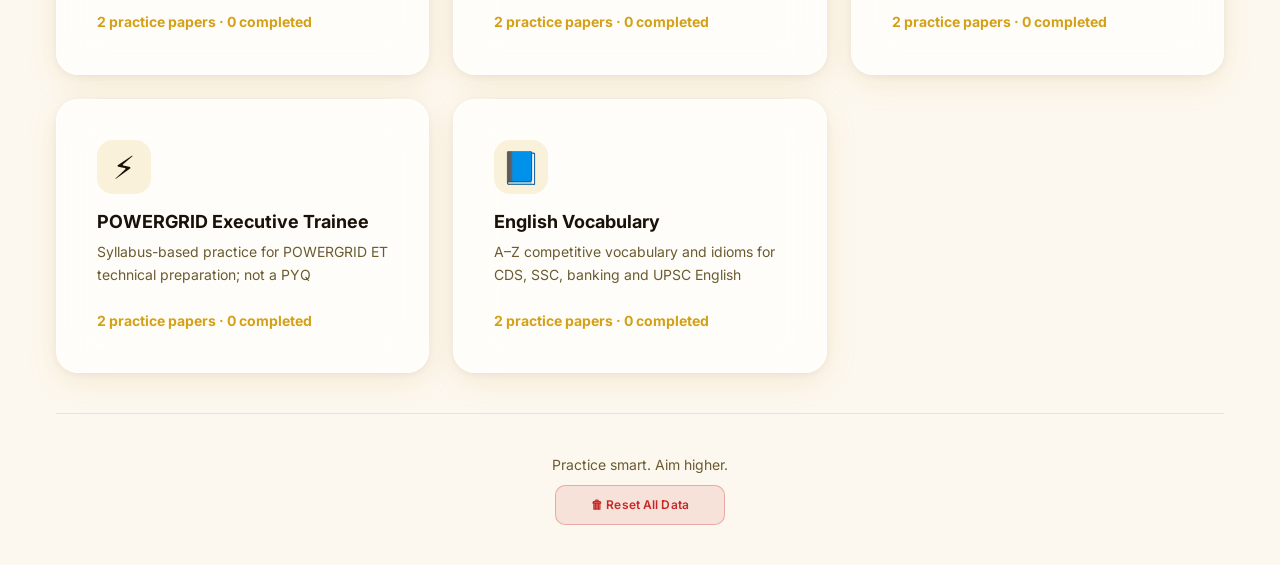
<file: test.html>
<!DOCTYPE html>
<html lang="en" data-theme="light">
<head>
  <meta charset="UTF-8">
  <meta name="viewport" content="width=device-width, initial-scale=1, viewport-fit=cover">
  <meta name="description" content="Exam screen">
  <meta http-equiv="Cache-Control" content="no-cache, no-store, must-revalidate">
  <title>Exam</title>
  <link rel="preconnect" href="https://fonts.googleapis.com">
  <link rel="preconnect" href="https://fonts.gstatic.com" crossorigin>
  <link href="https://fonts.googleapis.com/css2?family=Inter:wght@400;500;600;700;800;900&display=swap" rel="stylesheet">
  <link rel="stylesheet" href="css/style.css?v=20261115-dark-colors">
</head>
<body data-page-title="Exam">

  <!-- Top bar: title + timer + counters + theme -->
  <header class="test-topbar" role="banner">
    <span class="test-title" id="test-title">Loading…</span>

    <div class="live-counters" id="live-counters" aria-label="Question status counters">
      <span class="counter-chip counter-answered"   id="counter-answered"   aria-live="polite">✓ 0</span>
      <span class="counter-chip counter-unanswered" id="counter-unanswered" aria-live="polite">✗ 0</span>
      <span class="counter-chip counter-marked"     id="counter-marked"     aria-live="polite">◉ 0</span>
    </div>

    <div id="timer" class="timer-display" role="timer" aria-live="off" aria-label="Time remaining">⏱ --:--</div>

    <div class="language-mode-control">
      <label for="language-mode">Language</label>
      <select id="language-mode" class="language-mode-select">
        <option value="hi">हिंदी</option>
        <option value="en">English</option>
        <option value="both">हिंदी + English</option>
      </select>
    </div>
    <button class="theme-toggle" id="theme-toggle" aria-label="Toggle dark mode">🌙</button>
  </header>

  <!-- Section tabs -->
  <nav class="section-tabs" id="section-tabs" role="tablist" aria-label="Exam sections">
    <!-- Tabs rendered by test.js -->
  </nav>

  <!-- Two-column layout -->
  <div class="test-layout">

    <!-- Main question area -->
    <main id="test-main" role="main">
      <!-- Loading / question rendered by test.js -->

      <div id="question-area" class="question-area" aria-live="polite">

        <article class="question-wrapper glass" aria-labelledby="q-num">
          <span class="question-number" id="q-num"></span>
          <span style="font-size:var(--text-xs);color:var(--text-muted);display:block;margin-bottom:var(--space-sm)" id="q-section"></span>
          <div class="question-text" id="q-text"></div>
          <img class="question-image" id="q-image" alt="Question illustration" hidden>
          <div id="answer-entry"></div>
          <ul class="options-list" id="options-list" role="radiogroup" aria-label="Answer options">
            <!-- Options rendered by test.js -->
          </ul>
        </article>

        <!-- Desktop nav buttons -->
        <div class="question-nav" role="group" aria-label="Question navigation">
          <button class="btn btn-secondary" id="btn-prev" aria-label="Previous question">← Prev</button>
          <button class="btn btn-secondary" id="btn-next" aria-label="Next question">Next →</button>
          <button class="btn btn-ghost btn-sm" id="btn-clear" aria-label="Clear selection">✕ Clear</button>
          <button class="btn btn-mark btn-sm" id="btn-mark" aria-label="Mark for review">🔵 Mark</button>
          <button class="btn btn-primary" id="btn-submit" style="margin-left:auto" aria-label="Submit paper">Submit Paper</button>
        </div>

      </div><!-- /question-area -->
    </main>

    <!-- Palette sidebar -->
    <aside class="palette-sidebar" id="palette-sidebar" role="complementary" aria-label="Question palette">
      <div style="display:flex;align-items:center;justify-content:space-between">
        <div class="palette-title">Question Palette</div>
        <button class="palette-close-btn" id="palette-close-btn" aria-label="Close palette">✕</button>
      </div>

      <div class="palette-search">
        <label for="question-search">Search questions</label>
        <input id="question-search" type="search" placeholder="हिंदी / English, year, shift…" autocomplete="off">
        <span id="question-search-count" aria-live="polite"></span>
      </div>

      <!-- Legend -->
      <div class="palette-legend" aria-label="Palette colour legend">
        <div class="legend-item"><div class="legend-dot dot-not-visited"></div>  Not Visited</div>
        <div class="legend-item"><div class="legend-dot dot-not-answered"></div> Not Answered</div>
        <div class="legend-item"><div class="legend-dot dot-answered"></div>     Answered</div>
        <div class="legend-item"><div class="legend-dot dot-marked"></div>       Marked</div>
        <div class="legend-item"><div class="legend-dot dot-marked-answered"></div> Marked+Ans</div>
      </div>

      <!-- Grid -->
      <div class="palette-grid" id="palette-grid" role="list" aria-label="Jump to question">
        <!-- Buttons rendered by test.js -->
      </div>

      <!-- Submit in sidebar -->
      <div class="palette-submit-area">
        <button class="btn btn-primary btn-full" id="btn-submit-sidebar" aria-label="Submit paper">
          ✅ Submit Paper
        </button>
      </div>
    </aside>

  </div><!-- /test-layout -->

  <!-- Mobile palette overlay -->
  <div id="palette-overlay" class="palette-overlay" role="presentation" aria-hidden="true"></div>

  <!-- Mobile palette toggle -->
  <button class="palette-toggle-btn" id="palette-toggle-btn" aria-label="Open question palette" aria-expanded="false">
    ⊞
  </button>

  <!-- Mobile sticky bottom nav -->
  <nav class="sticky-nav-bottom" role="navigation" aria-label="Mobile question navigation">
    <button class="btn btn-secondary" id="btn-prev-sticky" aria-label="Previous question" style="flex:1">← Prev</button>
    <button class="btn btn-mark btn-sm" id="btn-mark-sticky" aria-label="Mark for review">◉</button>
    <button class="btn btn-primary" id="btn-submit-sticky" aria-label="Submit paper">Submit</button>
    <button class="btn btn-ghost" id="btn-palette-open" aria-label="Open palette">⊞ Palette</button>
    <button class="btn btn-secondary" id="btn-next-sticky" aria-label="Next question" style="flex:1">Next →</button>
  </nav>

  <footer class="test-footer" data-site-footer>Loading…</footer>

  <!-- Submit Confirmation Modal -->
  <div class="modal-backdrop" id="submit-modal" role="dialog" aria-modal="true" aria-labelledby="modal-title">
    <div class="modal-box">
      <h2 class="modal-title" id="modal-title">Submit Paper?</h2>
      <div class="modal-body">
        <p style="margin-bottom:var(--space-md);color:var(--text-secondary)">
          Once submitted, you cannot change your answers. Review your status below:
        </p>
        <div class="modal-stats">
          <div class="modal-stat">
            <div class="modal-stat-val text-success" id="modal-stat-answered">0</div>
            <div class="modal-stat-lbl">Answered</div>
          </div>
          <div class="modal-stat">
            <div class="modal-stat-val text-danger" id="modal-stat-unanswered">0</div>
            <div class="modal-stat-lbl">Unanswered</div>
          </div>
          <div class="modal-stat">
            <div class="modal-stat-val" style="color:var(--info)" id="modal-stat-marked">0</div>
            <div class="modal-stat-lbl">Marked</div>
          </div>
        </div>
      </div>
      <div class="modal-actions">
        <button class="btn btn-secondary" id="modal-cancel">← Continue Test</button>
        <button class="btn btn-primary"   id="modal-confirm">✅ Yes, Submit</button>
      </div>
    </div>
  </div>

  <!-- Keyboard shortcut hint (desktop only) -->
  <div style="position:fixed;bottom:var(--space-md);left:var(--space-md);z-index:50;font-size:11px;color:var(--text-muted);opacity:0.7;pointer-events:none" aria-hidden="true">
    1–4 / A–D: select · ← →: navigate · M: mark · X: clear
  </div>

  <script src="js/app.js?v=20261128-fullforms"></script>
  <script src="js/test.js?v=20261128-fullforms"></script>
</body>
</html>
</file>
<file: css/style.css>
/* ============================================================
   IBPS SO IT Officer – Mock Test
   css/style.css  |  All styles, light + dark, responsive
   ============================================================ */

/* ── 1. CSS Custom Properties ─────────────────────────────── */
:root {
  /* Gold accent palette */
  --gold-100: #fff8e7;
  --gold-200: #fcefc7;
  --gold-300: #f5d685;
  --gold-400: #e8bb3e;
  --gold-500: #d4a017;
  --gold-600: #b8860b;
  --gold-700: #8b6508;

  /* Neutral palette */
  --bg-base:        #fdf8ef;
  --bg-gradient-1:  #fff4d6;
  --bg-gradient-2:  #fde8c0;
  --bg-gradient-3:  #f9d4a0;

  --glass-bg:       rgba(255, 255, 255, 0.72);
  --glass-bg-dark:  rgba(255, 255, 255, 0.55);
  --glass-border:   rgba(255, 255, 255, 0.85);
  --glass-shadow:   0 8px 32px rgba(180, 130, 20, 0.12), 0 2px 8px rgba(0,0,0,0.06);
  --glass-blur:     blur(22px) saturate(160%);

  --text-primary:   #1a1208;
  --text-secondary: #6b5a30;
  --text-muted:     #9e8a5a;
  --text-on-gold:   #fff;

  /* Semantic */
  --accent:         var(--gold-500);
  --accent-hover:   var(--gold-600);
  --accent-light:   rgba(212, 160, 23, 0.14);
  --accent-glow:    rgba(212, 160, 23, 0.28);
  --accent-ring:    0 0 0 3px var(--accent-glow);

  --success:   #2e7d32;
  --success-bg: rgba(46, 125, 50, 0.1);
  --danger:    #c62828;
  --danger-bg: rgba(198, 40, 40, 0.1);
  --warning:   #e65100;
  --warning-bg: rgba(230, 81, 0, 0.1);
  --info:      #1565c0;
  --info-bg:   rgba(21, 101, 192, 0.1);

  /* Palette dot states */
  --q-not-visited:  rgba(158, 138, 90, 0.18);
  --q-not-answered: #ef9a9a;
  --q-answered:     #a5d6a7;
  --q-marked:       #90caf9;
  --q-marked-answered: #ce93d8;

  /* Radius & spacing */
  --radius-sm:  10px;
  --radius-md:  16px;
  --radius-lg:  22px;
  --radius-xl:  28px;

  --space-xs:  4px;
  --space-sm:  8px;
  --space-md:  16px;
  --space-lg:  24px;
  --space-xl:  40px;

  /* Typography */
  --font: -apple-system, "SF Pro Display", "Inter", system-ui, sans-serif;
  --text-xs:   clamp(11px, 1.5vw, 12px);
  --text-sm:   clamp(13px, 1.8vw, 14px);
  --text-base: clamp(14px, 2vw,   16px);
  --text-md:   clamp(16px, 2.5vw, 18px);
  --text-lg:   clamp(20px, 3vw,   24px);
  --text-xl:   clamp(26px, 4vw,   36px);

  /* Transitions */
  --ease: cubic-bezier(0.25, 0.1, 0.25, 1);
  --trans-fast: 150ms var(--ease);
  --trans-base: 220ms var(--ease);
  --trans-slow: 350ms var(--ease);
}

/* ── Dark Mode ─────────────────────────────────────────────── */
[data-theme="dark"] {
  color-scheme: dark;

  --bg-primary: #090b10;
  --bg-secondary: #0f1219;
  --bg-tertiary: #151922;
  --surface: #11151e;
  --surface-elevated: #171c27;
  --surface-hover: #1c2230;
  --border: #252c3a;
  --border-subtle: #1d2330;

  --bg-base: var(--bg-primary);
  --bg-gradient-1: rgba(139, 92, 246, 0.045);
  --bg-gradient-2: rgba(34, 211, 238, 0.025);
  --bg-gradient-3: rgba(52, 211, 153, 0.018);
  --glass-bg: rgba(17, 21, 30, 0.94);
  --glass-bg-dark: #171c27;
  --glass-border: var(--border);
  --glass-shadow: 0 8px 24px rgba(0, 0, 0, 0.22);
  --glass-blur: blur(16px) saturate(115%);

  --text-primary: #f1f5f9;
  --text-secondary: #a7b0c0;
  --text-muted: #858fa0;
  --text-on-gold: #fff;

  --accent: #8b5cf6;
  --accent-hover: #a78bfa;
  --accent-light: rgba(139, 92, 246, 0.12);
  --accent-glow: rgba(139, 92, 246, 0.18);
  --accent-ring: 0 0 0 3px var(--accent-glow);
  --text-on-accent: #090b10;

  --practice-primary: #22d3ee;
  --practice-hover: #67e8f9;
  --practice-soft: rgba(34, 211, 238, 0.10);
  --practice-border: rgba(34, 211, 238, 0.25);
  --revision-primary: #34d399;
  --revision-hover: #6ee7b7;
  --revision-soft: rgba(52, 211, 153, 0.10);
  --revision-border: rgba(52, 211, 153, 0.25);

  --success: #34d399;
  --success-bg: rgba(52, 211, 153, 0.10);
  --danger: #f87171;
  --danger-bg: rgba(248, 113, 113, 0.10);
  --warning: #fbbf24;
  --warning-bg: rgba(251, 191, 36, 0.10);
  --info: #38bdf8;
  --info-bg: rgba(56, 189, 248, 0.10);

  --q-not-visited: #252c3a;
  --q-not-answered: var(--danger-bg);
  --q-answered: var(--success-bg);
  --q-marked: var(--info-bg);
  --q-marked-answered: var(--accent-light);
  --q-not-answered-text: var(--danger);
  --q-answered-text: var(--success);
  --q-marked-text: var(--info);
  --q-marked-answered-text: var(--accent-hover);
}

/* ── 2. Reset & Base ──────────────────────────────────────── */
*, *::before, *::after { box-sizing: border-box; margin: 0; padding: 0; }

html {
  font-size: 16px;
  scroll-behavior: smooth;
  -webkit-text-size-adjust: 100%;
}

body {
  font-family: var(--font);
  font-size: var(--text-base);
  color: var(--text-primary);
  background: var(--bg-base);
  background-image:
    radial-gradient(ellipse 80% 60% at 20% 10%, var(--bg-gradient-1) 0%, transparent 60%),
    radial-gradient(ellipse 60% 50% at 80% 90%, var(--bg-gradient-2) 0%, transparent 55%),
    radial-gradient(ellipse 50% 40% at 50% 50%, var(--bg-gradient-3) 0%, transparent 70%);
  background-attachment: fixed;
  min-height: 100vh;
  line-height: 1.6;
  transition: background-color var(--trans-slow), color var(--trans-slow);
  -webkit-font-smoothing: antialiased;
}

a { color: var(--accent); text-decoration: none; transition: color var(--trans-fast); }
a:hover { color: var(--accent-hover); }

button { cursor: pointer; font-family: inherit; }
input, select, textarea { font-family: inherit; }

img, svg { max-width: 100%; display: block; }

:focus-visible {
  outline: 2px solid var(--accent);
  outline-offset: 3px;
  border-radius: var(--radius-sm);
}

/* Reduced motion */
@media (prefers-reduced-motion: reduce) {
  *, *::before, *::after {
    animation-duration: 0.01ms !important;
    transition-duration: 0.01ms !important;
  }
}

/* ── 3. Layout Helpers ────────────────────────────────────── */
.container {
  width: 100%;
  max-width: 1200px;
  margin-inline: auto;
  padding-inline: var(--space-md);
}

.sr-only {
  position: absolute; width: 1px; height: 1px;
  padding: 0; margin: -1px; overflow: hidden;
  clip: rect(0,0,0,0); white-space: nowrap; border: 0;
}

.flex { display: flex; }
.flex-col { flex-direction: column; }
.items-center { align-items: center; }
.justify-between { justify-content: space-between; }
.gap-sm { gap: var(--space-sm); }
.gap-md { gap: var(--space-md); }
.gap-lg { gap: var(--space-lg); }

/* ── 4. Glass Card ────────────────────────────────────────── */
.glass {
  background: var(--glass-bg);
  -webkit-backdrop-filter: var(--glass-blur);
  backdrop-filter: var(--glass-blur);
  border: 1px solid var(--glass-border);
  border-radius: var(--radius-lg);
  box-shadow: var(--glass-shadow);
}

/* Fallback when backdrop-filter unsupported */
@supports not (backdrop-filter: blur(1px)) {
  .glass {
    background: color-mix(in srgb, var(--bg-base) 90%, transparent);
    box-shadow: var(--glass-shadow);
  }
}

/* ── 5. Buttons ───────────────────────────────────────────── */
.btn {
  display: inline-flex;
  align-items: center;
  justify-content: center;
  gap: 6px;
  padding: 10px 20px;
  border: none;
  border-radius: var(--radius-md);
  font-size: var(--text-sm);
  font-weight: 600;
  letter-spacing: 0.01em;
  transition:
    transform var(--trans-fast),
    box-shadow var(--trans-base),
    background var(--trans-fast),
    color var(--trans-fast);
  min-height: 44px;
  white-space: nowrap;
  user-select: none;
}
.btn:active { transform: scale(0.97); }

.btn-primary {
  background: linear-gradient(135deg, var(--gold-400), var(--gold-600));
  color: var(--text-on-gold);
  box-shadow: 0 4px 14px rgba(212,160,23,0.4);
}
.btn-primary:hover {
  transform: translateY(-2px);
  box-shadow: 0 8px 20px rgba(212,160,23,0.5);
  background: linear-gradient(135deg, var(--gold-300), var(--gold-500));
}

.btn-secondary {
  background: var(--glass-bg);
  -webkit-backdrop-filter: var(--glass-blur);
  backdrop-filter: var(--glass-blur);
  color: var(--text-primary);
  border: 1px solid var(--glass-border);
  box-shadow: 0 2px 8px rgba(0,0,0,0.08);
}
.btn-secondary:hover {
  transform: translateY(-2px);
  box-shadow: 0 6px 16px rgba(0,0,0,0.12);
  background: var(--glass-bg-dark);
}

.btn-danger {
  background: var(--danger-bg);
  color: var(--danger);
  border: 1px solid color-mix(in srgb, var(--danger) 30%, transparent);
}
.btn-danger:hover {
  background: var(--danger);
  color: #fff;
  transform: translateY(-2px);
}

.btn-ghost {
  background: transparent;
  color: var(--text-secondary);
  border: 1px solid color-mix(in srgb, var(--text-secondary) 25%, transparent);
}
.btn-ghost:hover {
  background: var(--accent-light);
  color: var(--accent);
  border-color: var(--accent);
}

.btn-sm { padding: 8px 14px; font-size: var(--text-xs); min-height: 40px; border-radius: var(--radius-sm); }
@media (pointer: coarse), (max-width: 639px) {
  .btn-sm { min-height: 44px; padding: 10px 16px; }
}
.btn-lg { padding: 14px 28px; font-size: var(--text-md); min-height: 52px; border-radius: var(--radius-lg); }
.btn-full { width: 100%; }

.btn:disabled {
  opacity: 0.45;
  cursor: not-allowed;
  transform: none !important;
  box-shadow: none !important;
}

/* ── 6. Top Navigation Bar ────────────────────────────────── */
.topbar {
  position: sticky;
  top: 0;
  z-index: 100;
  background: var(--glass-bg);
  -webkit-backdrop-filter: var(--glass-blur);
  backdrop-filter: var(--glass-blur);
  border-bottom: 1px solid var(--glass-border);
  box-shadow: 0 2px 12px rgba(0,0,0,0.08);
  padding: 0 var(--space-md);
  height: 60px;
  display: flex;
  align-items: center;
  justify-content: space-between;
}

.topbar-brand {
  display: flex;
  align-items: center;
  gap: var(--space-sm);
  font-weight: 700;
  font-size: var(--text-md);
  color: var(--text-primary);
  text-decoration: none;
  min-width: 0;
  overflow: hidden;
  text-overflow: ellipsis;
  white-space: nowrap;
}
.topbar-brand span { color: var(--accent); }

.topbar-actions { display: flex; align-items: center; gap: var(--space-sm); }
.language-mode-control { display: inline-flex; align-items: center; gap: 6px; color: var(--text-secondary); font-size: var(--text-xs); }
.language-mode-select {
  min-height: 36px;
  max-width: 160px;
  padding: 0 8px;
  border: 1px solid color-mix(in srgb, var(--text-muted) 35%, transparent);
  border-radius: var(--radius-sm);
  background: var(--glass-bg);
  color: var(--text-primary);
  font: inherit;
}

/* Theme toggle */
.theme-toggle {
  width: 44px; height: 44px;
  border-radius: 50%;
  border: none;
  background: var(--accent-light);
  color: var(--text-primary);
  font-size: 18px;
  display: flex; align-items: center; justify-content: center;
  transition: background var(--trans-fast), transform var(--trans-fast);
}
.theme-toggle:hover {
  background: var(--accent);
  color: var(--text-on-gold);
  transform: rotate(20deg);
}

/* ── 7. HOME PAGE ─────────────────────────────────────────── */
.home-hero {
  padding: var(--space-xl) 0 var(--space-lg);
  text-align: center;
}
.home-hero h1 {
  font-size: var(--text-xl);
  font-weight: 800;
  letter-spacing: -0.03em;
  line-height: 1.1;
  margin-bottom: var(--space-sm);
  background: linear-gradient(135deg, var(--text-primary), var(--gold-600));
  -webkit-background-clip: text;
  -webkit-text-fill-color: transparent;
  background-clip: text;
}
[data-theme="dark"] .home-hero h1 {
  background: linear-gradient(135deg, var(--text-primary), var(--gold-300));
  -webkit-background-clip: text;
  background-clip: text;
}
.home-hero p {
  color: var(--text-secondary);
  font-size: var(--text-md);
  max-width: 540px;
  margin-inline: auto;
}

/* Dashboard summary strip */
.summary-strip {
  display: grid;
  grid-template-columns: repeat(auto-fit, minmax(160px, 1fr));
  gap: var(--space-md);
  margin-bottom: var(--space-xl);
  padding: var(--space-lg);
}
.summary-stat { text-align: center; }
.summary-stat-value {
  font-size: var(--text-lg);
  font-weight: 800;
  color: var(--accent);
  display: block;
}
.summary-stat-label {
  font-size: var(--text-xs);
  color: var(--text-secondary);
  text-transform: uppercase;
  letter-spacing: 0.08em;
  margin-top: 2px;
}

/* Recommended hint */
.recommendation {
  display: flex;
  align-items: center;
  gap: var(--space-sm);
  padding: var(--space-md) var(--space-lg);
  margin-bottom: var(--space-xl);
  background: var(--accent-light);
  border: 1px solid color-mix(in srgb, var(--accent) 30%, transparent);
  border-radius: var(--radius-md);
  font-size: var(--text-sm);
  color: var(--text-secondary);
}
.recommendation strong { color: var(--accent); }

/* Section header */
.section-header {
  display: flex;
  align-items: center;
  justify-content: space-between;
  margin-bottom: var(--space-lg);
}
.section-title {
  font-size: var(--text-md);
  font-weight: 700;
  color: var(--text-primary);
}

/* Paper cards grid */
.papers-grid {
  display: grid;
  grid-template-columns: 1fr;
  gap: var(--space-lg);
  margin-bottom: var(--space-xl);
}
@media (min-width: 640px) {
  .papers-grid { grid-template-columns: repeat(2, 1fr); }
}
@media (min-width: 1024px) {
  .papers-grid { grid-template-columns: repeat(3, 1fr); }
}

.bank-question-search { display: grid; gap: var(--space-md); padding: var(--space-lg); margin-bottom: var(--space-xl); }
.bank-question-search input {
  width: 100%;
  min-width: 0;
  padding: 11px 12px;
  color: var(--text-primary);
  background: var(--glass-bg);
  border: 1px solid color-mix(in srgb, var(--text-muted) 30%, transparent);
  border-radius: var(--radius-sm);
}
.bank-search-status { color: var(--text-muted); font-size: var(--text-sm); }
.bank-search-results { display: grid; gap: var(--space-md); }
.bank-search-result { display: grid; gap: var(--space-sm); padding: var(--space-md); border: 1px solid color-mix(in srgb, var(--text-muted) 22%, transparent); border-radius: var(--radius-md); }
.bank-search-metadata { color: var(--text-muted); font-size: var(--text-xs); }
.bank-search-question { color: var(--text-primary); font-size: var(--text-base); font-weight: 600; }
.bank-search-options { display: grid; gap: var(--space-xs); }
.bank-search-option { display: flex; align-items: flex-start; gap: var(--space-xs); font-size: var(--text-sm); }

.paper-card {
  padding: var(--space-lg);
  display: flex;
  flex-direction: column;
  gap: var(--space-md);
  transition: transform var(--trans-base), box-shadow var(--trans-base);
  position: relative;
  overflow: hidden;
}
.paper-card::before {
  content: '';
  position: absolute;
  top: 0; left: 0; right: 0;
  height: 3px;
  background: linear-gradient(90deg, var(--gold-400), var(--gold-600));
  opacity: 0;
  transition: opacity var(--trans-base);
}
.paper-card:hover {
  transform: translateY(-4px);
  box-shadow: 0 16px 40px rgba(180,130,20,0.18), 0 4px 12px rgba(0,0,0,0.08);
}
.paper-card:hover::before { opacity: 1; }

.card-header { display: flex; align-items: flex-start; justify-content: space-between; gap: var(--space-sm); }
.card-title {
  font-size: var(--text-md);
  font-weight: 700;
  color: var(--text-primary);
  line-height: 1.3;
}
.card-subtitle {
  font-size: var(--text-sm);
  color: var(--text-secondary);
  margin-top: 2px;
}

/* Status badge */
.status-badge {
  display: inline-flex;
  align-items: center;
  gap: 4px;
  padding: 4px 10px;
  border-radius: 100px;
  font-size: var(--text-xs);
  font-weight: 600;
  white-space: nowrap;
  flex-shrink: 0;
}
.badge-not-started { background: var(--q-not-visited); color: var(--text-muted); }
.badge-in-progress { background: var(--warning-bg); color: var(--warning); }
.badge-completed   { background: var(--success-bg);  color: var(--success); }

/* Best score ribbon */
.best-score-badge {
  display: inline-flex;
  align-items: center;
  gap: 4px;
  padding: 3px 8px;
  background: linear-gradient(135deg, var(--gold-200), var(--gold-100));
  border: 1px solid var(--gold-300);
  border-radius: 100px;
  font-size: var(--text-xs);
  font-weight: 600;
  color: var(--gold-700);
}
[data-theme="dark"] .best-score-badge {
  background: linear-gradient(135deg, rgba(212,160,23,0.2), rgba(212,160,23,0.08));
  border-color: rgba(212,160,23,0.4);
  color: var(--gold-300);
}

/* Card meta row */
.card-meta {
  display: flex;
  flex-wrap: wrap;
  gap: var(--space-sm);
}
.meta-chip {
  display: inline-flex;
  align-items: center;
  gap: 4px;
  padding: 3px 10px;
  background: var(--accent-light);
  border-radius: 100px;
  font-size: var(--text-xs);
  color: var(--text-secondary);
}

/* Score display on completed card */
.card-score {
  display: flex;
  align-items: baseline;
  gap: 6px;
  padding: var(--space-sm) var(--space-md);
  background: var(--success-bg);
  border-radius: var(--radius-sm);
  border: 1px solid color-mix(in srgb, var(--success) 25%, transparent);
}
.card-score-value {
  font-size: var(--text-lg);
  font-weight: 800;
  color: var(--success);
}
.card-score-label { font-size: var(--text-xs); color: var(--text-secondary); }

/* Progress bar in card */
.progress-bar-wrap {
  height: 6px;
  background: var(--q-not-visited);
  border-radius: 100px;
  overflow: hidden;
}
.progress-bar-fill {
  height: 100%;
  background: linear-gradient(90deg, var(--gold-400), var(--gold-600));
  border-radius: 100px;
  transition: width var(--trans-slow);
}

.card-actions { display: flex; flex-wrap: wrap; gap: var(--space-sm); margin-top: auto; }

/* Attempt history */
.attempt-history {
  margin-top: var(--space-sm);
  padding: var(--space-sm) var(--space-md);
  background: var(--accent-light);
  border-radius: var(--radius-sm);
  font-size: var(--text-xs);
  color: var(--text-secondary);
}
.attempt-history summary { cursor: pointer; color: var(--accent); font-weight: 600; }
.attempt-list { margin-top: var(--space-xs); list-style: none; display: flex; flex-direction: column; gap: 2px; }
.attempt-item { display: flex; justify-content: space-between; padding: 2px 0; border-bottom: 1px solid color-mix(in srgb, var(--text-muted) 15%, transparent); }

/* Home footer */
.home-footer {
  display: flex;
  flex-wrap: wrap;
  align-items: center;
  justify-content: center;
  gap: var(--space-sm);
  padding: var(--space-xl) 0;
  border-top: 1px solid color-mix(in srgb, var(--text-muted) 20%, transparent);
  margin-top: var(--space-xl);
}
.footer-message { width: 100%; text-align: center; color: var(--text-secondary); font-size: var(--text-sm); }
.reset-data-btn { min-width: 170px; }
.page-footer, .test-footer { padding: var(--space-lg); text-align: center; color: var(--text-secondary); font-size: var(--text-sm); }
.test-footer { padding-bottom: 96px; }

/* Subject navigation and subject cards */
.subjects-grid { display: grid; grid-template-columns: 1fr; gap: var(--space-lg); margin-bottom: var(--space-xl); }
@media (min-width: 640px) { .subjects-grid { grid-template-columns: repeat(2, 1fr); } }
@media (min-width: 1024px) { .subjects-grid { grid-template-columns: repeat(3, 1fr); } }
.subject-card { display: block; padding: var(--space-xl); color: var(--text-primary); transition: transform var(--trans-base), box-shadow var(--trans-base); min-height: 220px; }
.subject-card:not(.is-empty):hover { color: var(--text-primary); transform: translateY(-4px); box-shadow: 0 16px 40px rgba(180,130,20,.18); }
.subject-card.is-empty { opacity: .68; }
.subject-icon { display: inline-flex; align-items: center; justify-content: center; font-size: 32px; width: 54px; height: 54px; background: var(--accent-light); border-radius: var(--radius-md); margin-bottom: var(--space-md); }
.subject-description { color: var(--text-secondary); font-size: var(--text-sm); margin-top: var(--space-sm); }
.subject-card-stats { color: var(--accent); font-size: var(--text-sm); font-weight: 700; margin-top: var(--space-lg); }
.breadcrumb { display: flex; gap: var(--space-sm); align-items: center; color: var(--text-muted); font-size: var(--text-sm); padding-top: var(--space-lg); }
.subject-hero { display: flex; align-items: center; gap: var(--space-md); padding: var(--space-xl) 0 var(--space-lg); }
.subject-hero h1 { font-size: var(--text-xl); line-height: 1.15; }.subject-hero p { color: var(--text-secondary); margin-top: var(--space-xs); }
.weak-topics { margin-bottom: var(--space-xl); padding: var(--space-lg); }.weak-topics p { color: var(--text-secondary); font-size: var(--text-sm); margin: var(--space-xs) 0 var(--space-sm); }.weak-topics ul { padding-left: 22px; color: var(--text-secondary); }
.cds-filters { display:flex; flex-wrap:wrap; gap:var(--space-sm); margin-bottom:var(--space-lg); }
.cds-filters select { min-height:40px; padding:8px 12px; border:1px solid var(--border); border-radius:var(--radius-md); background:var(--bg-surface); color:var(--text-primary); }
.full-forms-filters { display:flex; flex-wrap:wrap; gap:var(--space-sm); margin-bottom:var(--space-md); }
.full-forms-filters select,
.full-forms-filters input { min-height:40px; padding:8px 12px; border:1px solid var(--border); border-radius:var(--radius-md); background:var(--bg-surface); color:var(--text-primary); }
.full-forms-filters input { min-width:min(320px, 100%); flex:1; }
.full-forms-browser { margin-bottom:var(--space-lg); }

/* ── 8. TEST PAGE ─────────────────────────────────────────── */
/* Timer bar */
.test-topbar {
  position: sticky;
  top: 0;
  z-index: 100;
  display: flex;
  align-items: center;
  justify-content: space-between;
  padding: 0 var(--space-md);
  height: 60px;
  gap: var(--space-md);
  background: var(--glass-bg);
  -webkit-backdrop-filter: var(--glass-blur);
  backdrop-filter: var(--glass-blur);
  border-bottom: 1px solid var(--glass-border);
  box-shadow: 0 2px 12px rgba(0,0,0,0.08);
}
.test-topbar .language-mode-control { flex-shrink: 0; }

.test-title {
  font-size: var(--text-sm);
  font-weight: 700;
  color: var(--text-primary);
  overflow: hidden;
  text-overflow: ellipsis;
  white-space: nowrap;
  flex: 1;
  min-width: 0;
}

.timer-display {
  display: flex;
  align-items: center;
  gap: 6px;
  padding: 6px 14px;
  border-radius: var(--radius-md);
  background: var(--accent-light);
  border: 1px solid color-mix(in srgb, var(--accent) 25%, transparent);
  font-size: var(--text-md);
  font-weight: 800;
  color: var(--accent);
  font-variant-numeric: tabular-nums;
  letter-spacing: 0.04em;
  min-width: 100px;
  justify-content: center;
  flex-shrink: 0;
  transition: background var(--trans-base), color var(--trans-base);
}
.timer-display.warning {
  background: var(--warning-bg);
  color: var(--warning);
  border-color: color-mix(in srgb, var(--warning) 30%, transparent);
  animation: pulse-timer 1s ease-in-out infinite;
}
.timer-display.danger {
  background: var(--danger-bg);
  color: var(--danger);
  border-color: color-mix(in srgb, var(--danger) 30%, transparent);
  animation: pulse-timer 0.5s ease-in-out infinite;
}

@keyframes pulse-timer {
  0%, 100% { opacity: 1; }
  50%       { opacity: 0.65; }
}
@media (prefers-reduced-motion: reduce) {
  .timer-display.warning, .timer-display.danger { animation: none; }
}

/* Live counters */
.live-counters {
  display: flex;
  gap: var(--space-sm);
  flex-shrink: 0;
}
.counter-chip {
  display: inline-flex;
  align-items: center;
  gap: 4px;
  padding: 4px 10px;
  border-radius: 100px;
  font-size: var(--text-xs);
  font-weight: 600;
  border: 1px solid;
}
.counter-answered  { background: var(--success-bg);  color: var(--success);  border-color: color-mix(in srgb, var(--success) 30%, transparent); }
.counter-unanswered{ background: var(--danger-bg);   color: var(--danger);   border-color: color-mix(in srgb, var(--danger) 30%, transparent); }
.counter-marked    { background: var(--info-bg);     color: var(--info);     border-color: color-mix(in srgb, var(--info) 30%, transparent); }

/* Section tabs */
.section-tabs {
  display: flex;
  flex-wrap: wrap;
  gap: var(--space-xs);
  padding: var(--space-md);
  overflow-x: auto;
  scrollbar-width: none;
  -ms-overflow-style: none;
}
.section-tabs::-webkit-scrollbar { display: none; }

.section-tab {
  padding: 8px 18px;
  border-radius: 100px;
  border: 1px solid color-mix(in srgb, var(--text-muted) 30%, transparent);
  background: transparent;
  color: var(--text-secondary);
  font-size: var(--text-sm);
  font-weight: 500;
  transition: all var(--trans-fast);
  white-space: nowrap;
  min-height: 44px;
  display: inline-flex;
  align-items: center;
  justify-content: center;
}
.section-tab:hover {
  background: var(--accent-light);
  color: var(--accent);
  border-color: var(--accent);
}
.section-tab.active {
  background: var(--accent);
  color: var(--text-on-gold);
  border-color: var(--accent);
  font-weight: 700;
}

/* Two column layout for test */
.test-layout {
  display: grid;
  grid-template-columns: 1fr;
  gap: 0;
  min-height: calc(100vh - 60px);
}
@media (min-width: 1024px) {
  .test-layout {
    grid-template-columns: 1fr 320px;
    align-items: start;
  }
}

/* Question area */
.question-area {
  padding: var(--space-lg);
  flex: 1;
}

.question-wrapper {
  padding: var(--space-lg) var(--space-xl);
  margin-bottom: var(--space-lg);
}

.question-number {
  font-size: var(--text-xs);
  font-weight: 700;
  text-transform: uppercase;
  letter-spacing: 0.1em;
  color: var(--accent);
  margin-bottom: var(--space-sm);
  display: block;
}

.question-text {
  font-size: var(--text-md);
  font-weight: 500;
  color: var(--text-primary);
  line-height: 1.65;
  margin-bottom: var(--space-lg);
  overflow-wrap: break-word;
  word-break: break-word;
}
.bilingual-text { display: inline-flex; flex-direction: column; gap: 0.3em; max-width: 100%; }
.bilingual-line { display: flex; align-items: baseline; flex-wrap: wrap; gap: 0.35em 0.6em; }
.bilingual-label { flex: 0 0 auto; color: var(--text-muted); font-size: 0.74em; font-weight: 700; }
.translation-pending { border-left: 2px solid var(--text-muted); padding-left: 0.55em; }
.translation-status { color: var(--text-muted); font-size: var(--text-xs); font-style: italic; }
.translation-missing { color: var(--text-muted); font-style: italic; }
.question-image { margin: 0 0 var(--space-lg); max-width: 100%; max-height: 420px; border-radius: var(--radius-md); object-fit: contain; }
.question-image[hidden] { display: none; }
.option-image { display: block; max-width: min(100%, 360px); max-height: 220px; margin-top: var(--space-sm); object-fit: contain; }

/* Options */
.options-list {
  display: flex;
  flex-direction: column;
  gap: var(--space-sm);
  list-style: none;
}
.options-list[hidden] { display: none; }
.question-type-hint { margin: 0 0 var(--space-sm); color: var(--text-secondary); font-size: var(--text-sm); }
.nat-answer-input {
  display: block;
  width: min(100%, 22rem);
  min-height: 48px;
  margin-top: var(--space-sm);
  padding: var(--space-sm) var(--space-md);
  border: 1.5px solid color-mix(in srgb, var(--text-muted) 35%, transparent);
  border-radius: var(--radius-md);
  background: var(--glass-bg);
  color: var(--text-primary);
  font-size: var(--text-md);
}
.nat-answer-input:focus { outline: 2px solid var(--accent); outline-offset: 2px; }

.option-item {
  display: flex;
  align-items: flex-start;
  gap: var(--space-md);
  padding: var(--space-md) var(--space-lg);
  border-radius: var(--radius-md);
  border: 1.5px solid color-mix(in srgb, var(--text-muted) 20%, transparent);
  background: var(--glass-bg);
  cursor: pointer;
  transition: all var(--trans-fast);
  min-height: 52px;
  user-select: none;
}
.option-item:hover {
  border-color: var(--accent);
  background: var(--accent-light);
  transform: translateX(4px);
}
.option-item:active { transform: scale(0.99); }
.option-item.selected {
  border-color: var(--accent);
  background: var(--accent-light);
  box-shadow: var(--accent-ring);
}

.option-key {
  display: inline-flex;
  align-items: center;
  justify-content: center;
  width: 28px; height: 28px;
  border-radius: 50%;
  background: var(--accent-light);
  color: var(--accent);
  font-size: var(--text-xs);
  font-weight: 800;
  flex-shrink: 0;
  margin-top: 1px;
  border: 1.5px solid color-mix(in srgb, var(--accent) 30%, transparent);
  transition: all var(--trans-fast);
}
.option-item.selected .option-key {
  background: var(--accent);
  color: var(--text-on-gold);
  border-color: var(--accent);
}

.option-text {
  flex: 1;
  font-size: var(--text-base);
  color: var(--text-primary);
  line-height: 1.5;
  padding-top: 2px;
  overflow-wrap: break-word;
  word-break: break-word;
}
.option-text .bilingual-text { display: flex; }

/* Question nav buttons */
.question-nav {
  display: flex;
  align-items: center;
  flex-wrap: wrap;
  gap: var(--space-sm);
  padding: var(--space-md);
}

/* Mark for review */
.btn-mark {
  background: var(--info-bg);
  color: var(--info);
  border: 1px solid color-mix(in srgb, var(--info) 30%, transparent);
}
.btn-mark:hover, .btn-mark.active {
  background: var(--info);
  color: #fff;
}

/* Sticky bottom nav on mobile */
.sticky-nav-bottom {
  display: none;
  position: fixed;
  bottom: 0; left: 0; right: 0;
  z-index: 90;
  padding: var(--space-sm) var(--space-md);
  background: var(--glass-bg);
  -webkit-backdrop-filter: var(--glass-blur);
  backdrop-filter: var(--glass-blur);
  border-top: 1px solid var(--glass-border);
  box-shadow: 0 -4px 16px rgba(0,0,0,0.1);
  gap: var(--space-sm);
  padding-bottom: max(var(--space-sm), env(safe-area-inset-bottom));
}
@media (max-width: 1023px) {
  .sticky-nav-bottom { display: flex; }
  .question-nav { display: none; }
  .question-area { padding-bottom: 80px; }
}
@media (max-width: 480px) {
  .topbar-actions { gap: var(--space-xs); }
  .language-mode-control label { display: none; }
  .language-mode-select { max-width: 132px; }
  .test-topbar { gap: var(--space-xs); padding: 0 8px; }
  .test-topbar .language-mode-select { max-width: 112px; }
  .sticky-nav-bottom {
    padding: var(--space-xs) 6px;
    gap: 4px;
  }
  .sticky-nav-bottom .btn {
    padding: 6px 8px;
    font-size: 12px;
    min-height: 44px;
  }
}

/* Palette / sidebar */
.palette-sidebar {
  position: sticky;
  top: 60px;
  height: calc(100vh - 60px);
  overflow-y: auto;
  padding: var(--space-lg);
  border-left: 1px solid var(--glass-border);
  background: var(--glass-bg);
  -webkit-backdrop-filter: var(--glass-blur);
  backdrop-filter: var(--glass-blur);
  scrollbar-width: thin;
  scrollbar-color: var(--gold-300) transparent;
  display: flex;
  flex-direction: column;
  gap: var(--space-lg);
}

.palette-title {
  font-size: var(--text-sm);
  font-weight: 700;
  color: var(--text-secondary);
  text-transform: uppercase;
  letter-spacing: 0.08em;
}
.palette-search { display: grid; gap: var(--space-xs); }
.palette-search label,
.palette-search span { color: var(--text-muted); font-size: var(--text-xs); }
.palette-search input {
  width: 100%;
  min-width: 0;
  padding: 9px 10px;
  color: var(--text-primary);
  background: var(--glass-bg);
  border: 1px solid color-mix(in srgb, var(--text-muted) 30%, transparent);
  border-radius: var(--radius-sm);
}
.palette-search-empty { grid-column: 1 / -1; color: var(--text-muted); font-size: var(--text-xs); }

.palette-close-btn {
  display: none;
  background: transparent;
  border: none;
  font-size: 18px;
  color: var(--text-muted);
  cursor: pointer;
  padding: 4px 8px;
  border-radius: var(--radius-sm);
}
.palette-close-btn:hover {
  background: var(--accent-light);
  color: var(--text-primary);
}
@media (max-width: 1023px) {
  .palette-close-btn { display: inline-flex; align-items: center; justify-content: center; }
}

/* Palette legend */
.palette-legend {
  display: grid;
  grid-template-columns: 1fr 1fr;
  gap: var(--space-xs) var(--space-sm);
}
.legend-item {
  display: flex;
  align-items: center;
  gap: 6px;
  font-size: var(--text-xs);
  color: var(--text-secondary);
}
.legend-dot {
  width: 12px; height: 12px;
  border-radius: 3px;
  flex-shrink: 0;
}
.dot-not-visited   { background: var(--q-not-visited); border: 1px solid var(--text-muted); }
.dot-not-answered  { background: var(--q-not-answered); }
.dot-answered      { background: var(--q-answered); }
.dot-marked        { background: var(--q-marked); }
.dot-marked-answered { background: var(--q-marked-answered); }

/* Palette grid */
.palette-grid {
  display: grid;
  grid-template-columns: repeat(5, 1fr);
  gap: 6px;
}

.palette-btn {
  aspect-ratio: 1;
  border-radius: var(--radius-sm);
  border: none;
  font-size: var(--text-xs);
  font-weight: 700;
  cursor: pointer;
  transition: all var(--trans-fast);
  min-height: 44px;
  min-width: 44px;
  display: flex;
  align-items: center;
  justify-content: center;
  color: var(--text-primary);
}
.palette-btn:hover { transform: scale(1.12); box-shadow: 0 4px 12px rgba(0,0,0,0.2); }
.palette-btn.current { box-shadow: 0 0 0 3px var(--accent), 0 4px 12px rgba(0,0,0,0.2); }

.palette-btn.state-not-visited  { background: var(--q-not-visited); }
.palette-btn.state-not-answered { background: var(--q-not-answered); color: var(--q-not-answered-text, #fff); }
.palette-btn.state-answered     { background: var(--q-answered); color: var(--q-answered-text, #1b5e20); }
.palette-btn.state-marked       { background: var(--q-marked); color: var(--q-marked-text, #0d47a1); }
.palette-btn.state-marked-answered { background: var(--q-marked-answered); color: var(--q-marked-answered-text, #4a148c); }

/* Submit button in sidebar */
.palette-submit-area { margin-top: auto; }

/* Mobile palette toggle */
.palette-toggle-btn {
  position: fixed;
  bottom: 72px;
  right: var(--space-md);
  z-index: 95;
  width: 50px; height: 50px;
  border-radius: 50%;
  border: none;
  background: linear-gradient(135deg, var(--gold-400), var(--gold-600));
  color: var(--text-on-gold);
  font-size: 20px;
  box-shadow: 0 4px 16px rgba(212,160,23,0.5);
  display: none;
  align-items: center;
  justify-content: center;
  transition: all var(--trans-fast);
}
@media (max-width: 1023px) {
  .palette-toggle-btn { display: flex; }
  .palette-sidebar {
    position: fixed;
    right: 0; top: 60px;
    width: 320px;
    max-width: 90vw;
    transform: translateX(100%);
    transition: transform var(--trans-base);
    z-index: 90;
    height: calc(100vh - 60px);
    box-shadow: -8px 0 32px rgba(0,0,0,0.2);
  }
  .palette-sidebar.open { transform: translateX(0); }
  .palette-overlay {
    display: none;
    position: fixed;
    inset: 0;
    z-index: 89;
    background: rgba(0,0,0,0.3);
  }
  .palette-overlay.show { display: block; }
}

/* ── 9. MODALS ────────────────────────────────────────────── */
.modal-backdrop {
  position: fixed;
  inset: 0;
  z-index: 1000;
  background: rgba(0, 0, 0, 0.45);
  -webkit-backdrop-filter: blur(4px);
  backdrop-filter: blur(4px);
  display: flex;
  align-items: center;
  justify-content: center;
  padding: var(--space-md);
  opacity: 0;
  pointer-events: none;
  transition: opacity var(--trans-base);
}
.modal-backdrop.show {
  opacity: 1;
  pointer-events: auto;
}

.modal-box {
  background: var(--glass-bg);
  -webkit-backdrop-filter: var(--glass-blur);
  backdrop-filter: var(--glass-blur);
  border: 1px solid var(--glass-border);
  border-radius: var(--radius-xl);
  box-shadow: 0 24px 60px rgba(0,0,0,0.25);
  padding: var(--space-xl);
  max-width: 480px;
  width: 100%;
  transform: scale(0.94) translateY(20px);
  transition: transform var(--trans-base);
}
.modal-backdrop.show .modal-box {
  transform: scale(1) translateY(0);
}

.modal-title {
  font-size: var(--text-lg);
  font-weight: 800;
  margin-bottom: var(--space-md);
  color: var(--text-primary);
}
.modal-body { margin-bottom: var(--space-lg); color: var(--text-secondary); }
.modal-actions { display: flex; gap: var(--space-sm); justify-content: flex-end; flex-wrap: wrap; }

/* Modal stats grid */
.modal-stats {
  display: grid;
  grid-template-columns: repeat(3, 1fr);
  gap: var(--space-sm);
  margin-bottom: var(--space-lg);
}
.modal-stat {
  text-align: center;
  padding: var(--space-sm);
  border-radius: var(--radius-sm);
  background: var(--accent-light);
}
.modal-stat-val { font-size: var(--text-md); font-weight: 800; color: var(--accent); }
.modal-stat-lbl { font-size: var(--text-xs); color: var(--text-secondary); }

/* ── 10. RESULT PAGE ──────────────────────────────────────── */
.result-page { padding: var(--space-xl) 0; }

/* Score hero card */
.score-hero {
  padding: var(--space-xl);
  text-align: center;
  margin-bottom: var(--space-xl);
  position: relative;
  overflow: hidden;
}
.score-hero::before {
  content: '';
  position: absolute;
  inset: 0;
  background: radial-gradient(ellipse 60% 50% at 50% 50%, rgba(212,160,23,0.08) 0%, transparent 70%);
  pointer-events: none;
}
.score-label {
  font-size: var(--text-xs);
  font-weight: 700;
  text-transform: uppercase;
  letter-spacing: 0.12em;
  color: var(--text-muted);
  margin-bottom: var(--space-sm);
}
.score-main {
  font-size: clamp(48px, 10vw, 80px);
  font-weight: 900;
  letter-spacing: -0.04em;
  line-height: 1;
  color: var(--accent);
  margin-bottom: 4px;
}
.score-total {
  font-size: var(--text-md);
  color: var(--text-secondary);
  margin-bottom: var(--space-md);
}
.score-pct {
  display: inline-block;
  font-size: var(--text-lg);
  font-weight: 800;
  padding: var(--space-xs) var(--space-md);
  border-radius: 100px;
  margin-bottom: var(--space-lg);
}
.score-pct.pct-high { background: var(--success-bg); color: var(--success); }
.score-pct.pct-mid  { background: var(--warning-bg); color: var(--warning); }
.score-pct.pct-low  { background: var(--danger-bg);  color: var(--danger); }

/* Result stats grid */
.result-stats-grid {
  display: grid;
  grid-template-columns: repeat(auto-fit, minmax(100px, 1fr));
  gap: var(--space-md);
  max-width: 600px;
  margin-inline: auto;
}
.result-stat {
  padding: var(--space-md);
  border-radius: var(--radius-md);
  text-align: center;
  border: 1px solid;
}
.result-stat.stat-correct  { border-color: color-mix(in srgb, var(--success) 30%, transparent); background: var(--success-bg); }
.result-stat.stat-wrong    { border-color: color-mix(in srgb, var(--danger) 30%, transparent);  background: var(--danger-bg); }
.result-stat.stat-unatt    { border-color: color-mix(in srgb, var(--text-muted) 20%, transparent); background: var(--accent-light); }
.result-stat.stat-penalty  { border-color: color-mix(in srgb, var(--warning) 30%, transparent); background: var(--warning-bg); }
.result-stat.stat-accuracy { border-color: color-mix(in srgb, var(--info) 30%, transparent);    background: var(--info-bg); }
.result-stat.stat-time     { border-color: color-mix(in srgb, var(--text-muted) 20%, transparent); background: var(--accent-light); }

.result-stat-val {
  font-size: var(--text-lg);
  font-weight: 800;
  display: block;
  margin-bottom: 2px;
}
.stat-correct .result-stat-val  { color: var(--success); }
.stat-wrong   .result-stat-val  { color: var(--danger); }
.stat-unatt   .result-stat-val  { color: var(--text-secondary); }
.stat-penalty .result-stat-val  { color: var(--warning); }
.stat-accuracy .result-stat-val { color: var(--info); }
.stat-time    .result-stat-val  { color: var(--accent); }

.result-stat-lbl { font-size: var(--text-xs); color: var(--text-muted); }

/* Section: subject-wise table */
.section-box {
  padding: var(--space-lg) var(--space-xl);
  margin-bottom: var(--space-xl);
}
.section-box-title {
  font-size: var(--text-md);
  font-weight: 700;
  margin-bottom: var(--space-lg);
  color: var(--text-primary);
  display: flex;
  align-items: center;
  gap: var(--space-sm);
}

.subj-table {
  width: 100%;
  border-collapse: collapse;
  font-size: var(--text-sm);
  margin-bottom: var(--space-md);
}
.subj-table th {
  text-align: left;
  padding: var(--space-sm) var(--space-md);
  font-size: var(--text-xs);
  font-weight: 700;
  text-transform: uppercase;
  letter-spacing: 0.08em;
  color: var(--text-muted);
  border-bottom: 1px solid color-mix(in srgb, var(--text-muted) 20%, transparent);
}
.subj-table td {
  padding: var(--space-sm) var(--space-md);
  border-bottom: 1px solid color-mix(in srgb, var(--text-muted) 10%, transparent);
  color: var(--text-primary);
  vertical-align: middle;
}
.subj-table tr:last-child td { border-bottom: none; }
.subj-table tr.highlight-best td { background: var(--success-bg); }
.subj-table tr.highlight-worst td { background: var(--danger-bg); }

/* Bar in table */
.subj-bar-wrap {
  height: 8px;
  background: color-mix(in srgb, var(--text-muted) 15%, transparent);
  border-radius: 100px;
  overflow: hidden;
  min-width: 60px;
}
.subj-bar-fill {
  height: 100%;
  border-radius: 100px;
  background: linear-gradient(90deg, var(--gold-400), var(--gold-600));
  transition: width var(--trans-slow);
}
.subj-bar-fill.bar-danger { background: linear-gradient(90deg, #ef9a9a, #c62828); }
.subj-bar-fill.bar-warning { background: linear-gradient(90deg, #ffcc80, #e65100); }

/* Answer review */
.review-filters {
  display: flex;
  flex-wrap: wrap;
  gap: var(--space-xs);
  margin-bottom: var(--space-lg);
}
.filter-btn {
  padding: 8px 16px;
  border-radius: 100px;
  border: 1px solid color-mix(in srgb, var(--text-muted) 30%, transparent);
  background: transparent;
  color: var(--text-secondary);
  font-size: var(--text-xs);
  font-weight: 600;
  cursor: pointer;
  transition: all var(--trans-fast);
  min-height: 44px;
  display: inline-flex;
  align-items: center;
  justify-content: center;
}
.filter-btn:hover { border-color: var(--accent); color: var(--accent); }
.filter-btn.active {
  background: var(--accent);
  color: var(--text-on-gold);
  border-color: var(--accent);
}

/* Review question card */
.review-card {
  padding: var(--space-lg);
  margin-bottom: var(--space-md);
  border-radius: var(--radius-md);
  background: var(--glass-bg);
  border: 1px solid var(--glass-border);
  transition: box-shadow var(--trans-fast);
}
.review-card.card-correct { border-left: 4px solid var(--success); }
.review-card.card-wrong   { border-left: 4px solid var(--danger); }
.review-card.card-unatt   { border-left: 4px solid var(--text-muted); }

.review-q-header {
  display: flex;
  align-items: flex-start;
  justify-content: space-between;
  gap: var(--space-sm);
  margin-bottom: var(--space-md);
}
.review-q-num {
  font-size: var(--text-xs);
  font-weight: 700;
  color: var(--accent);
  flex-shrink: 0;
}
.review-status-tag {
  display: inline-flex;
  align-items: center;
  gap: 4px;
  padding: 3px 10px;
  border-radius: 100px;
  font-size: var(--text-xs);
  font-weight: 700;
  flex-shrink: 0;
}
.tag-correct { background: var(--success-bg); color: var(--success); }
.tag-wrong   { background: var(--danger-bg);  color: var(--danger); }
.tag-unatt   { background: var(--accent-light); color: var(--text-muted); }
.tag-marked  { background: var(--info-bg); color: var(--info); }

.review-q-text {
  font-size: var(--text-base);
  color: var(--text-primary);
  margin-bottom: var(--space-md);
  line-height: 1.6;
  overflow-wrap: break-word;
  word-break: break-word;
}
.review-explanation { display: grid; gap: var(--space-xs); margin-bottom: var(--space-md); }
.review-explanation > strong { color: var(--text-secondary); font-size: var(--text-sm); }

.review-options {
  display: flex;
  flex-direction: column;
  gap: var(--space-xs);
}
.review-opt {
  display: flex;
  align-items: center;
  gap: var(--space-sm);
  padding: var(--space-sm) var(--space-md);
  border-radius: var(--radius-sm);
  font-size: var(--text-sm);
  border: 1px solid transparent;
}
.review-opt.opt-correct {
  background: var(--success-bg);
  border-color: color-mix(in srgb, var(--success) 30%, transparent);
  color: var(--success);
  font-weight: 600;
}
.review-opt.opt-wrong {
  background: var(--danger-bg);
  border-color: color-mix(in srgb, var(--danger) 30%, transparent);
  color: var(--danger);
  font-weight: 600;
}
.review-opt.opt-selected-wrong {
  background: var(--danger-bg);
  border-color: var(--danger);
}
.opt-icon { font-size: 14px; flex-shrink: 0; }
.opt-key-label {
  font-size: var(--text-xs);
  font-weight: 800;
  min-width: 20px;
  color: inherit;
}

/* Collapsible */
.collapsible > summary {
  cursor: pointer;
  list-style: none;
  display: flex;
  align-items: center;
  justify-content: space-between;
  padding: var(--space-md) var(--space-lg);
  border-radius: var(--radius-md);
  background: var(--glass-bg);
  border: 1px solid var(--glass-border);
  font-weight: 700;
  color: var(--text-primary);
  user-select: none;
  transition: background var(--trans-fast);
}
.collapsible > summary:hover { background: var(--accent-light); }
.collapsible > summary::-webkit-details-marker { display: none; }
.collapsible[open] > summary { border-radius: var(--radius-md) var(--radius-md) 0 0; }

.collapsible-content {
  padding: var(--space-lg);
  border: 1px solid var(--glass-border);
  border-top: none;
  border-radius: 0 0 var(--radius-md) var(--radius-md);
  background: color-mix(in srgb, var(--glass-bg) 70%, transparent);
}

/* Attempt history on result */
.attempt-history-list {
  display: flex;
  flex-direction: column;
  gap: var(--space-xs);
}
.attempt-row {
  display: flex;
  align-items: center;
  justify-content: space-between;
  padding: var(--space-sm) var(--space-md);
  border-radius: var(--radius-sm);
  background: var(--accent-light);
  font-size: var(--text-sm);
}
.attempt-row.current-attempt {
  background: color-mix(in srgb, var(--accent) 15%, transparent);
  border: 1px solid color-mix(in srgb, var(--accent) 30%, transparent);
  font-weight: 600;
}

/* Result actions */
.result-actions {
  display: flex;
  flex-wrap: wrap;
  gap: var(--space-sm);
  justify-content: center;
  padding: var(--space-xl) 0;
}

/* ── 11. TOAST NOTIFICATIONS ──────────────────────────────── */
.toast-container {
  position: fixed;
  bottom: var(--space-lg);
  right: var(--space-lg);
  z-index: 300;
  display: flex;
  flex-direction: column;
  gap: var(--space-sm);
  pointer-events: none;
}
.toast {
  padding: var(--space-sm) var(--space-lg);
  border-radius: var(--radius-md);
  background: var(--glass-bg);
  -webkit-backdrop-filter: var(--glass-blur);
  backdrop-filter: var(--glass-blur);
  border: 1px solid var(--glass-border);
  box-shadow: var(--glass-shadow);
  font-size: var(--text-sm);
  font-weight: 500;
  color: var(--text-primary);
  transform: translateY(20px);
  opacity: 0;
  animation: toast-in 0.3s var(--ease) forwards;
  pointer-events: auto;
  max-width: 320px;
}
.toast.toast-out { animation: toast-out 0.3s var(--ease) forwards; }
.toast-success { border-color: color-mix(in srgb, var(--success) 40%, transparent); }
.toast-error   { border-color: color-mix(in srgb, var(--danger) 40%, transparent); }

@keyframes toast-in {
  to { transform: translateY(0); opacity: 1; }
}
@keyframes toast-out {
  to { transform: translateY(20px); opacity: 0; }
}

/* ── 12. LOADING STATE ────────────────────────────────────── */
.loading-screen {
  display: flex;
  flex-direction: column;
  align-items: center;
  justify-content: center;
  min-height: 60vh;
  gap: var(--space-lg);
}
.spinner {
  width: 48px; height: 48px;
  border: 4px solid var(--accent-light);
  border-top-color: var(--accent);
  border-radius: 50%;
  animation: spin 0.8s linear infinite;
}
@keyframes spin { to { transform: rotate(360deg); } }
.loading-text {
  color: var(--text-secondary);
  font-size: var(--text-md);
}

/* Error screen */
.error-screen {
  display: flex;
  flex-direction: column;
  align-items: center;
  justify-content: center;
  min-height: 60vh;
  gap: var(--space-md);
  text-align: center;
  padding: var(--space-xl);
}
.error-icon { font-size: 48px; }
.error-title { font-size: var(--text-lg); font-weight: 700; color: var(--danger); }
.error-message { color: var(--text-secondary); max-width: 480px; line-height: 1.6; }
.error-code {
  font-family: ui-monospace, monospace;
  font-size: var(--text-xs);
  padding: var(--space-sm) var(--space-md);
  background: var(--accent-light);
  border-radius: var(--radius-sm);
  color: var(--text-secondary);
  max-width: 100%;
  word-break: break-all;
}

/* ── 13. UTILITY ──────────────────────────────────────────── */
.text-center { text-align: center; }
.text-muted  { color: var(--text-muted); }
.text-accent { color: var(--accent); }
.text-success{ color: var(--success); }
.text-danger { color: var(--danger); }

.mt-sm { margin-top: var(--space-sm); }
.mt-md { margin-top: var(--space-md); }
.mt-lg { margin-top: var(--space-lg); }
.mb-lg { margin-bottom: var(--space-lg); }

.hidden { display: none !important; }
.visually-hidden { @extend .sr-only; }

/* Revision layout and content styles (kept in the shared theme sheet). */
.revision-layout {
  display: grid;
  grid-template-columns: 280px 1fr;
  gap: 24px;
  margin-top: 24px;
  align-items: start;
}
.revision-sidebar {
  background: rgba(255, 255, 255, 0.7);
  backdrop-filter: blur(12px);
  border: 1px solid rgba(0, 0, 0, 0.08);
  border-radius: 16px;
  padding: 16px;
  position: sticky;
  top: 80px;
  max-height: calc(100vh - 100px);
  overflow-y: auto;
}
.filter-group { margin-bottom: 12px; }
.filter-label {
  display: block;
  font-size: 0.72rem;
  font-weight: 700;
  text-transform: uppercase;
  letter-spacing: 0.08em;
  color: #666;
  margin-bottom: 6px;
}
.filter-select {
  width: 100%;
  padding: 9px 12px;
  border-radius: 10px;
  border: 1px solid rgba(0, 0, 0, 0.15);
  background: #fff;
  color: #111;
  font-size: 0.85rem;
  outline: none;
}
.filter-actions { margin: 10px 0 14px; }
.revision-search {
  width: 100%;
  padding: 10px 14px;
  border-radius: 10px;
  border: 1px solid rgba(0, 0, 0, 0.15);
  background: #fff;
  color: #111;
  font-size: 0.9rem;
  margin-bottom: 16px;
  outline: none;
}
.category-group { margin-bottom: 16px; }
.category-title {
  font-size: 0.8rem;
  font-weight: 700;
  text-transform: uppercase;
  letter-spacing: 0.5px;
  color: #777;
  margin-bottom: 8px;
  display: flex;
  align-items: center;
  gap: 6px;
}
.module-item {
  display: block;
  padding: 8px 12px;
  border-radius: 8px;
  font-size: 0.85rem;
  color: #222;
  text-decoration: none;
  transition: all 0.2s;
  margin-bottom: 4px;
  cursor: pointer;
}
.module-item:hover,
.module-item.active {
  background: rgba(217, 119, 6, 0.12);
  color: #d97706;
  font-weight: 600;
}
.revision-content {
  background: rgba(255, 255, 255, 0.8);
  backdrop-filter: blur(16px);
  border: 1px solid rgba(0, 0, 0, 0.08);
  border-radius: 20px;
  padding: 32px;
  min-height: 500px;
  box-shadow: 0 4px 24px rgba(0, 0, 0, 0.04);
}
.home-hero .revision-intro { color: #666; font-size: 1rem; margin: 0; }
.revision-meta-bar {
  display: flex;
  justify-content: space-between;
  align-items: center;
  flex-wrap: wrap;
  gap: 12px;
  padding-bottom: 20px;
  margin-bottom: 24px;
  border-bottom: 1px solid rgba(0, 0, 0, 0.08);
}
.meta-badge {
  display: inline-flex;
  align-items: center;
  gap: 6px;
  padding: 4px 10px;
  border-radius: 20px;
  background: rgba(217, 119, 6, 0.1);
  color: #d97706;
  font-size: 0.8rem;
  font-weight: 600;
}
.meta-badge--topics { background: rgba(59, 130, 246, 0.1); color: #2563eb; }
.meta-badge--words { background: rgba(16, 185, 129, 0.1); color: #059669; }
.rendered-markdown h1 { font-size: 1.8rem; margin: 0 0 16px; color: #111; }
.rendered-markdown h2 {
  font-size: 1.35rem;
  margin: 28px 0 12px;
  border-bottom: 1px solid rgba(0, 0, 0, 0.08);
  padding-bottom: 6px;
  color: #111;
}
.rendered-markdown h3 { font-size: 1.1rem; margin: 20px 0 8px; color: #222; }
.rendered-markdown h4 { margin: 18px 0 8px; color: #222; }
.rendered-markdown p { line-height: 1.65; margin-bottom: 14px; font-size: 0.95rem; }
.rendered-markdown ul,
.rendered-markdown ol { padding-left: 24px; margin-bottom: 16px; font-size: 0.95rem; line-height: 1.6; }
.rendered-markdown li { margin-bottom: 6px; }
.rendered-markdown table { width: 100%; border-collapse: collapse; margin: 20px 0; font-size: 0.88rem; overflow-x: auto; display: block; }
.rendered-markdown th,
.rendered-markdown td { padding: 10px 14px; border: 1px solid rgba(0, 0, 0, 0.1); text-align: left; }
.rendered-markdown th { background: rgba(0, 0, 0, 0.04); font-weight: 700; }
.rendered-markdown pre {
  background: #1e1e24;
  color: #f8f8f2;
  padding: 16px;
  border-radius: 12px;
  overflow-x: auto;
  font-family: 'JetBrains Mono', monospace;
  font-size: 0.85rem;
  line-height: 1.45;
  margin: 16px 0;
}
.rendered-markdown code { font-family: 'JetBrains Mono', monospace; font-size: 0.88em; background: rgba(0, 0, 0, 0.05); padding: 2px 6px; border-radius: 4px; }
.rendered-markdown pre code { background: transparent; padding: 0; }
.rendered-markdown blockquote {
  border-left: 4px solid #d97706;
  padding: 10px 16px;
  margin: 16px 0;
  background: rgba(217, 119, 6, 0.05);
  border-radius: 0 8px 8px 0;
  font-style: italic;
}
.rendered-markdown .math-inline { color: #b45309; background: rgba(217, 119, 6, 0.08); padding: 1px 4px; border-radius: 3px; }
.revision-divider { border: 0; border-top: 1px solid rgba(0, 0, 0, 0.1); margin: 24px 0; }
.revision-error { padding: 20px; color: #dc2626; }
.revision-load-state { text-align: center; padding: 40px; color: var(--text-muted); }
@media (max-width: 840px) {
  .revision-layout { grid-template-columns: 1fr; }
  .revision-sidebar { position: static; max-height: none; }
}

/* ── Dark palette: shared surfaces and section accents ───── */
[data-theme="dark"] .glass {
  background-color: var(--surface);
  border-color: var(--border);
  box-shadow: var(--glass-shadow);
}
[data-theme="dark"] .topbar,
[data-theme="dark"] .test-topbar,
[data-theme="dark"] .sticky-nav-bottom {
  background: rgba(15, 18, 25, 0.94);
  border-color: var(--border-subtle);
}
[data-theme="dark"] .btn-primary {
  background: var(--accent);
  color: var(--text-on-accent);
  box-shadow: 0 4px 14px rgba(139, 92, 246, 0.16);
}
[data-theme="dark"] .btn-primary:hover {
  background: var(--accent-hover);
  color: var(--text-on-accent);
  box-shadow: 0 6px 16px rgba(139, 92, 246, 0.20);
}
[data-theme="dark"] .btn-secondary {
  background: var(--surface-elevated);
  border-color: var(--border);
  box-shadow: none;
}
[data-theme="dark"] .btn-secondary:hover {
  background: var(--surface-hover);
  border-color: rgba(139, 92, 246, 0.35);
  box-shadow: 0 4px 12px rgba(0, 0, 0, 0.2);
}
[data-theme="dark"] .btn-danger:hover,
[data-theme="dark"] .btn-mark.active {
  color: #090b10;
}
[data-theme="dark"] .theme-toggle,
[data-theme="dark"] .btn-ghost:hover,
[data-theme="dark"] .section-tab:hover,
[data-theme="dark"] .filter-btn:hover {
  background: var(--accent-light);
  color: var(--accent-hover);
}
[data-theme="dark"] .home-hero h1 {
  background: none;
  color: var(--text-primary);
  -webkit-text-fill-color: currentColor;
}
[data-theme="dark"] .paper-card,
[data-theme="dark"] .subject-card,
[data-theme="dark"] .review-card,
[data-theme="dark"] .question-wrapper,
[data-theme="dark"] .section-box {
  background: var(--surface);
  border-color: var(--border);
  border-radius: 14px;
}
[data-theme="dark"] .paper-card::before {
  background: var(--practice-primary);
}
[data-theme="dark"] .paper-card:hover {
  background: var(--surface-hover);
  border-color: var(--practice-border);
  box-shadow: 0 8px 20px rgba(0, 0, 0, 0.24);
}
[data-theme="dark"] .subject-card:not(.is-empty):hover {
  background: var(--surface-hover);
  border-color: rgba(139, 92, 246, 0.35);
  box-shadow: 0 8px 20px rgba(0, 0, 0, 0.24);
}
[data-theme="dark"] .progress-bar-fill,
[data-theme="dark"] .subj-bar-fill {
  background: var(--practice-primary);
}
[data-theme="dark"] .subj-bar-fill.bar-danger { background: var(--danger); }
[data-theme="dark"] .subj-bar-fill.bar-warning { background: var(--warning); }
[data-theme="dark"] .best-score-badge {
  background: var(--accent-light);
  border-color: rgba(139, 92, 246, 0.28);
  color: var(--accent-hover);
}
[data-theme="dark"] .score-hero::before {
  background: radial-gradient(ellipse 60% 50% at 50% 50%, rgba(139, 92, 246, 0.055), transparent 70%);
}
[data-theme="dark"] .palette-sidebar {
  border-color: var(--border-subtle);
  scrollbar-color: #3a4354 transparent;
}
[data-theme="dark"] .palette-sidebar::-webkit-scrollbar-thumb { background: #3a4354; }
[data-theme="dark"] .option-item {
  background: var(--bg-tertiary);
  border-color: #293142;
}
[data-theme="dark"] .option-item:hover {
  background: rgba(139, 92, 246, 0.07);
  border-color: var(--accent);
}
[data-theme="dark"] .option-item.selected {
  background: rgba(139, 92, 246, 0.12);
  border-color: var(--accent);
  box-shadow: 0 0 0 2px var(--accent-glow);
}
[data-theme="dark"] .option-item.selected .option-key {
  color: var(--text-on-accent);
}
[data-theme="dark"] .timer-display,
[data-theme="dark"] .question-number,
[data-theme="dark"] .progress-bar-fill {
  color: var(--practice-primary);
}
[data-theme="dark"] .timer-display {
  background: var(--practice-soft);
  border-color: var(--practice-border);
}
[data-theme="dark"] .timer-display.warning {
  background: var(--warning-bg);
  color: var(--warning);
}
[data-theme="dark"] .timer-display.danger {
  background: var(--danger-bg);
  color: var(--danger);
}
[data-theme="dark"] .palette-toggle-btn {
  background: var(--practice-primary);
  color: #071014;
  box-shadow: 0 4px 14px rgba(34, 211, 238, 0.15);
}
[data-theme="dark"] .palette-btn.state-not-visited { color: var(--text-secondary); }
[data-theme="dark"] .palette-btn.state-not-answered { color: var(--danger); }
[data-theme="dark"] .palette-btn.state-answered { color: var(--success); }
[data-theme="dark"] .palette-btn.state-marked { color: var(--info); }
[data-theme="dark"] .palette-btn.state-marked-answered { color: var(--accent-hover); }
[data-theme="dark"] .palette-btn.current {
  box-shadow: 0 0 0 3px var(--accent-glow);
}

[data-theme="dark"] body[data-page-title="Practice Tests"],
[data-theme="dark"] body[data-page-title="Subject"],
[data-theme="dark"] body[data-page-title="Exam"],
[data-theme="dark"] body[data-page-title="Result"] {
  --section-accent: var(--practice-primary);
}
[data-theme="dark"] body[data-page-title="Practice Tests"] .subject-card:not(.is-empty):hover,
[data-theme="dark"] body[data-page-title="Subject"] .paper-card:hover {
  border-color: var(--practice-border);
}
[data-theme="dark"] body[data-page-title="Subject"] .paper-card .btn-primary {
  background: var(--practice-primary);
  color: #071014;
  box-shadow: none;
}
[data-theme="dark"] body[data-page-title="Subject"] .paper-card .btn-primary:hover {
  background: var(--practice-hover);
}
[data-theme="dark"] body[data-page-title="Practice Tests"] .subject-card:hover .subject-card-stats,
[data-theme="dark"] body[data-page-title="Subject"] .summary-stat-value,
[data-theme="dark"] body[data-page-title="Result"] .score-main {
  color: var(--practice-primary);
}

/* Revision shares the base surfaces and violet brand, with emerald details. */
[data-theme="dark"] body[data-page-title="Revision Materials"] {
  --section-accent: var(--revision-primary);
}
[data-theme="dark"] body[data-page-title="Revision Materials"] .revision-sidebar,
[data-theme="dark"] body[data-page-title="Revision Materials"] .revision-content {
  background: var(--surface);
  border-color: var(--border);
  box-shadow: 0 8px 24px rgba(0, 0, 0, 0.18);
  border-radius: 14px;
}
[data-theme="dark"] body[data-page-title="Revision Materials"] .home-hero .revision-intro {
  color: var(--text-secondary);
}
[data-theme="dark"] body[data-page-title="Revision Materials"] .category-title,
[data-theme="dark"] body[data-page-title="Revision Materials"] .filter-label {
  color: var(--text-muted);
}
[data-theme="dark"] body[data-page-title="Revision Materials"] .filter-select,
[data-theme="dark"] body[data-page-title="Revision Materials"] .revision-search {
  background: var(--bg-secondary);
  border-color: var(--border);
  color: var(--text-primary);
}
[data-theme="dark"] body[data-page-title="Revision Materials"] .filter-select:focus,
[data-theme="dark"] body[data-page-title="Revision Materials"] .revision-search:focus {
  border-color: var(--accent);
  box-shadow: 0 0 0 3px var(--accent-glow);
}
[data-theme="dark"] body[data-page-title="Revision Materials"] .module-item {
  color: #7f8899;
}
[data-theme="dark"] body[data-page-title="Revision Materials"] .module-item:hover {
  background: rgba(139, 92, 246, 0.06);
  color: #e2e8f0;
}
[data-theme="dark"] body[data-page-title="Revision Materials"] .module-item.active {
  background: rgba(139, 92, 246, 0.12);
  color: #fff;
  box-shadow: inset 2px 0 var(--accent);
}
[data-theme="dark"] body[data-page-title="Revision Materials"] .meta-badge {
  background: var(--revision-soft);
  color: var(--revision-primary);
}
[data-theme="dark"] body[data-page-title="Revision Materials"] .meta-badge--topics {
  background: var(--accent-light);
  color: var(--accent-hover);
}
[data-theme="dark"] body[data-page-title="Revision Materials"] .rendered-markdown h1,
[data-theme="dark"] body[data-page-title="Revision Materials"] .rendered-markdown h2,
[data-theme="dark"] body[data-page-title="Revision Materials"] .rendered-markdown h3,
[data-theme="dark"] body[data-page-title="Revision Materials"] .rendered-markdown h4 {
  color: var(--text-primary);
}
[data-theme="dark"] body[data-page-title="Revision Materials"] .rendered-markdown h2 {
  border-bottom-color: var(--border);
  box-shadow: inset 0 -1px var(--revision-border);
}
[data-theme="dark"] body[data-page-title="Revision Materials"] .rendered-markdown {
  color: var(--text-secondary);
}
[data-theme="dark"] body[data-page-title="Revision Materials"] .rendered-markdown a {
  color: var(--accent-hover);
}
[data-theme="dark"] body[data-page-title="Revision Materials"] .rendered-markdown th {
  background: var(--surface-elevated);
}
[data-theme="dark"] body[data-page-title="Revision Materials"] .rendered-markdown th,
[data-theme="dark"] body[data-page-title="Revision Materials"] .rendered-markdown td,
[data-theme="dark"] body[data-page-title="Revision Materials"] .revision-divider {
  border-color: var(--border);
}
[data-theme="dark"] body[data-page-title="Revision Materials"] .rendered-markdown pre {
  background: #0c0f15;
  color: #d7deea;
  border: 1px solid var(--border-subtle);
}
[data-theme="dark"] body[data-page-title="Revision Materials"] .rendered-markdown code {
  background: var(--surface-elevated);
  color: #c4b5fd;
}
[data-theme="dark"] body[data-page-title="Revision Materials"] .rendered-markdown pre code {
  background: transparent;
  color: inherit;
}
[data-theme="dark"] body[data-page-title="Revision Materials"] .rendered-markdown blockquote {
  border-left-color: var(--revision-primary);
  background: var(--revision-soft);
}
[data-theme="dark"] body[data-page-title="Revision Materials"] .rendered-markdown .math-inline {
  background: var(--accent-light);
  color: var(--accent-hover);
}
[data-theme="dark"] body[data-page-title="Revision Materials"] .revision-error {
  color: var(--danger);
}

/* Divider */
.divider {
  height: 1px;
  background: color-mix(in srgb, var(--text-muted) 20%, transparent);
  margin: var(--space-lg) 0;
}

/* Scrollbar styling for supported browsers */
.palette-sidebar::-webkit-scrollbar { width: 4px; }
.palette-sidebar::-webkit-scrollbar-track { background: transparent; }
.palette-sidebar::-webkit-scrollbar-thumb { background: var(--gold-300); border-radius: 100px; }

/* Safe area for iOS notch */
@supports (padding-bottom: env(safe-area-inset-bottom)) {
  .sticky-nav-bottom {
    padding-bottom: calc(var(--space-sm) + env(safe-area-inset-bottom));
  }
}

/* Mobile adjustments */
@media (max-width: 639px) {
  .container { padding-inline: var(--space-sm); }
  .summary-strip { padding: var(--space-md); }
  .question-wrapper { padding: var(--space-md); }
  .section-box { padding: var(--space-md); }
  .modal-box { padding: var(--space-lg); }
  .live-counters { display: none; }
  .subj-table { font-size: var(--text-xs); }
  .subj-table th, .subj-table td { padding: var(--space-xs) var(--space-sm); }
  .result-actions { flex-direction: column; align-items: stretch; }
  .score-main { font-size: clamp(40px, 15vw, 60px); }
}

/* Tablet */
@media (min-width: 640px) and (max-width: 1023px) {
  .live-counters .counter-chip:last-child { display: none; }
}

/* Print */
@media print {
  .topbar, .test-topbar, .sticky-nav-bottom, .palette-toggle-btn,
  .palette-sidebar, .btn, .toast-container, .language-mode-control { display: none !important; }
  .glass { background: white; border: 1px solid #ddd; }
}
</file>
